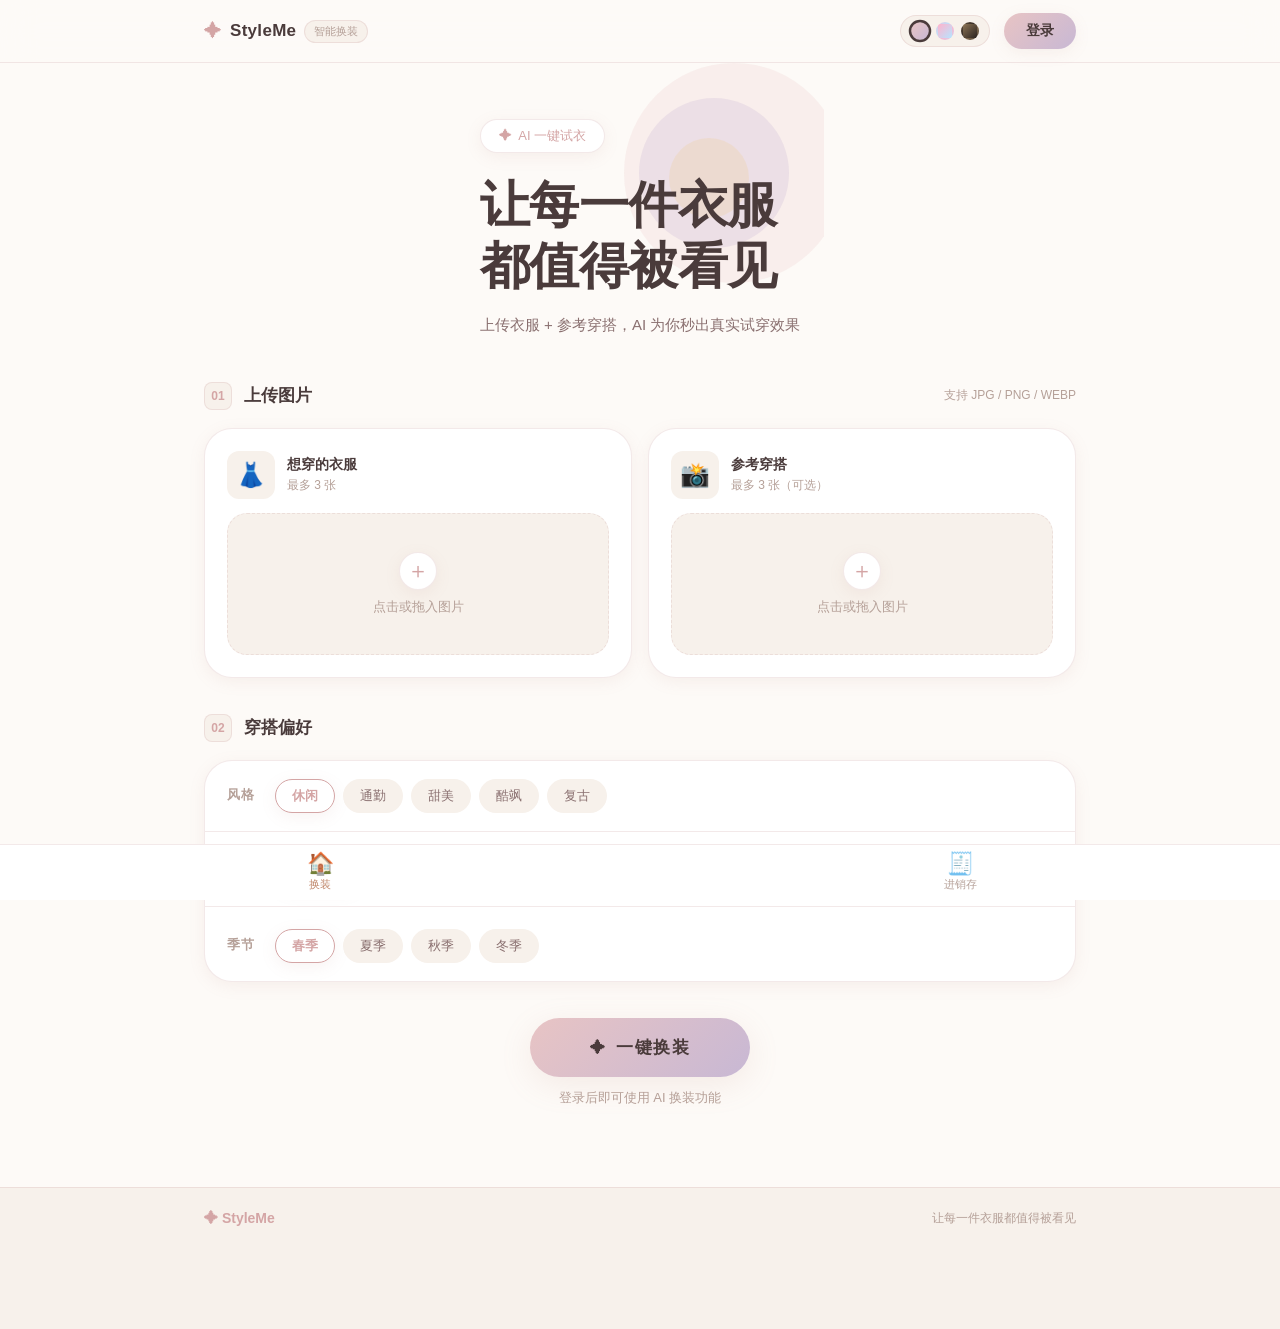
<file: src/main/resources/static/index.html>
<!DOCTYPE html>
<html lang="zh-CN" data-theme="gentle-luxury">
<head>
  <meta charset="UTF-8">
  <meta name="viewport" content="width=device-width, initial-scale=1.0, maximum-scale=1.0, user-scalable=no">
  <meta name="theme-color" content="#FDFAF7">
  <meta name="apple-mobile-web-app-capable" content="yes">
  <meta name="apple-mobile-web-app-status-bar-style" content="default">
  <title>StyleMe · 智能换装</title>
  <link rel="stylesheet" href="css/style.css">
</head>
<body>

  <!-- ── Header ─────────────────────────────── -->
  <header class="header" id="header">
    <div class="header-inner">
      <div class="logo">
        <span class="logo-mark">✦</span>
        <span class="logo-name">StyleMe</span>
        <span class="logo-tag">智能换装</span>
      </div>
      <div class="header-right">
        <!-- 主题切换 -->
        <div class="theme-bar" id="themeBar">
          <button class="tdot active" data-theme="gentle-luxury" title="温柔轻奢"></button>
          <button class="tdot" data-theme="sweet-fresh" title="甜美清新"></button>
          <button class="tdot" data-theme="premium" title="高级质感"></button>
        </div>
        <!-- 登录状态 -->
        <div class="auth-wrap">
          <div class="user-chip hidden" id="userChip">
            <span class="user-avatar" id="userAvatar">A</span>
            <span class="user-name" id="userName"></span>
            <button class="btn-logout" id="logoutBtn">退出</button>
          </div>
          <button class="btn-login" id="loginBtn">登录</button>
        </div>
      </div>
    </div>
  </header>

  <!-- ── Hero ───────────────────────────────── -->
  <section class="hero">
    <div class="hero-body">
      <div class="hero-badge">✦ &nbsp;AI 一键试衣</div>
      <h1 class="hero-title">让每一件衣服<br>都值得被看见</h1>
      <p class="hero-desc">上传衣服 + 参考穿搭，AI 为你秒出真实试穿效果</p>
    </div>
    <div class="hero-deco" aria-hidden="true">
      <div class="deco-blob deco-blob-1"></div>
      <div class="deco-blob deco-blob-2"></div>
      <div class="deco-blob deco-blob-3"></div>
    </div>
  </section>

  <!-- ── Main ───────────────────────────────── -->
  <main class="main" id="main">

    <!-- Step 01: Upload -->
    <section class="block">
      <div class="block-label">
        <span class="block-num">01</span>
        <span class="block-title">上传图片</span>
        <span class="block-tip">支持 JPG / PNG / WEBP</span>
      </div>
      <div class="upload-row">

        <!-- 衣服 -->
        <div class="ucard" id="clothesCard">
          <div class="ucard-head">
            <div class="ucard-icon">👗</div>
            <div>
              <div class="ucard-name">想穿的衣服</div>
              <div class="ucard-limit">最多 3 张</div>
            </div>
          </div>
          <div class="uzone" id="clothesZone">
            <input type="file" id="clothesInput" accept="image/*" multiple hidden>
            <div class="uzone-ph" id="clothesPh">
              <div class="uzone-plus">＋</div>
              <span>点击或拖入图片</span>
            </div>
            <div class="ugrid" id="clothesGrid"></div>
          </div>
        </div>

        <!-- 参考穿搭 -->
        <div class="ucard" id="refCard">
          <div class="ucard-head">
            <div class="ucard-icon">📸</div>
            <div>
              <div class="ucard-name">参考穿搭</div>
              <div class="ucard-limit">最多 3 张（可选）</div>
            </div>
          </div>
          <div class="uzone" id="refZone">
            <input type="file" id="refInput" accept="image/*" multiple hidden>
            <div class="uzone-ph" id="refPh">
              <div class="uzone-plus">＋</div>
              <span>点击或拖入图片</span>
            </div>
            <div class="ugrid" id="refGrid"></div>
          </div>
        </div>

      </div>
    </section>

    <!-- Step 02: Preferences -->
    <section class="block">
      <div class="block-label">
        <span class="block-num">02</span>
        <span class="block-title">穿搭偏好</span>
      </div>
      <div class="pref-stack">

        <div class="pref-row">
          <span class="pref-label">风格</span>
          <div class="pills">
            <label class="pill"><input type="radio" name="style" value="休闲" checked><span>休闲</span></label>
            <label class="pill"><input type="radio" name="style" value="通勤"><span>通勤</span></label>
            <label class="pill"><input type="radio" name="style" value="甜美"><span>甜美</span></label>
            <label class="pill"><input type="radio" name="style" value="酷飒"><span>酷飒</span></label>
            <label class="pill"><input type="radio" name="style" value="复古"><span>复古</span></label>
          </div>
        </div>

        <div class="pref-row">
          <span class="pref-label">场景</span>
          <div class="pills">
            <label class="pill"><input type="radio" name="scene" value="日常出行" checked><span>日常出行</span></label>
            <label class="pill"><input type="radio" name="scene" value="职场办公"><span>职场办公</span></label>
            <label class="pill"><input type="radio" name="scene" value="约会"><span>约会</span></label>
            <label class="pill"><input type="radio" name="scene" value="聚会"><span>聚会</span></label>
            <label class="pill"><input type="radio" name="scene" value="运动"><span>运动</span></label>
          </div>
        </div>

        <div class="pref-row">
          <span class="pref-label">季节</span>
          <div class="pills">
            <label class="pill"><input type="radio" name="season" value="春季" checked><span>春季</span></label>
            <label class="pill"><input type="radio" name="season" value="夏季"><span>夏季</span></label>
            <label class="pill"><input type="radio" name="season" value="秋季"><span>秋季</span></label>
            <label class="pill"><input type="radio" name="season" value="冬季"><span>冬季</span></label>
          </div>
        </div>

      </div>
    </section>

    <!-- Generate -->
    <section class="gen-section">
      <button class="btn-gen" id="genBtn">
        <span class="btn-gen-star">✦</span>
        <span id="genBtnText">一键换装</span>
      </button>
      <p class="gen-hint" id="genHint">请先上传衣服图片</p>
    </section>

    <!-- Loading -->
    <div class="loading-wrap hidden" id="loadingWrap">
      <div class="loading-card">
        <div class="progress-bar-wrap">
          <div class="progress-bar-track">
            <div class="progress-bar-fill" id="progressFill" style="width:0%"></div>
          </div>
          <span class="progress-pct" id="progressPct">0%</span>
        </div>
        <p class="loading-title" id="loadingStep">正在压缩图片…</p>
        <p class="loading-sub">通常需要 10 ~ 30 秒，可以先看看其他款式 ☕</p>
      </div>
    </div>

    <!-- Result -->
    <section class="result-section hidden" id="resultSection">
      <div class="block-label">
        <span class="block-num">✦</span>
        <span class="block-title">换装效果</span>
      </div>
      <div class="result-card">
        <div class="result-imgs" id="resultImgs"></div>
        <div class="result-info">
          <p class="result-desc" id="resultDesc"></p>
          <div class="result-chips" id="resultChips"></div>
          <div class="result-btns">
            <button class="btn-outline" id="regenBtn">重新生成</button>
            <button class="btn-solid" id="saveBtn">保存图片</button>
          </div>
        </div>
      </div>
      <!-- 反馈触发按钮 -->
      <button class="btn-outline fb-trigger hidden" id="fbTriggerBtn">不满意，说说原因</button>

      <!-- 反馈面板 -->
      <div class="feedback-wrap hidden" id="feedbackWrap">
        <div class="feedback-title">说说哪里不满意</div>
        <div class="fb-group">
          <div class="fb-group-label">模特问题</div>
          <div class="fb-tags">
            <label class="fb-tag"><input type="checkbox" value="model_fake"><span>模特太假</span></label>
            <label class="fb-tag"><input type="checkbox" value="pose_stiff"><span>姿势僵硬</span></label>
            <label class="fb-tag"><input type="checkbox" value="body_distorted"><span>比例失真</span></label>
            <label class="fb-tag"><input type="checkbox" value="face_blur"><span>面部模糊</span></label>
          </div>
        </div>
        <div class="fb-group">
          <div class="fb-group-label">服装问题</div>
          <div class="fb-tags">
            <label class="fb-tag"><input type="checkbox" value="cloth_unflattering"><span>不显身材</span></label>
            <label class="fb-tag"><input type="checkbox" value="color_off"><span>颜色偏差</span></label>
            <label class="fb-tag"><input type="checkbox" value="texture_blur"><span>材质模糊</span></label>
            <label class="fb-tag"><input type="checkbox" value="detail_lost"><span>细节丢失</span></label>
          </div>
        </div>
        <div class="fb-group">
          <div class="fb-group-label">场景问题</div>
          <div class="fb-tags">
            <label class="fb-tag"><input type="checkbox" value="scene_dislike"><span>场景不喜欢</span></label>
            <label class="fb-tag"><input type="checkbox" value="lighting_bad"><span>光线不自然</span></label>
            <label class="fb-tag"><input type="checkbox" value="bg_distracting"><span>背景抢眼</span></label>
          </div>
        </div>
        <div class="fb-group">
          <div class="fb-group-label">整体感觉</div>
          <div class="fb-tags">
            <label class="fb-tag"><input type="checkbox" value="style_mismatch"><span>风格不对</span></label>
            <label class="fb-tag"><input type="checkbox" value="ref_mismatch"><span>与参考差距大</span></label>
          </div>
        </div>
        <div class="fb-input-row">
          <input class="fb-input" type="text" id="fbExtraText" placeholder="补充说明（可选）">
          <button class="fb-mic" id="fbMicBtn" title="按住说话">🎤</button>
        </div>
        <button class="btn-gen" id="fbSubmitBtn" style="width:100%;margin-top:12px">
          <span class="btn-gen-star">✦</span>提交反馈 &amp; 重新生成
        </button>
      </div>
    </section>

    <!-- Error Toast -->
    <div class="toast hidden" id="toast">
      <span class="toast-icon">⚠</span>
      <span id="toastMsg"></span>
    </div>

  </main>

  <!-- ── Footer ─────────────────────────────── -->
  <footer class="footer">
    <div class="footer-inner">
      <span class="footer-brand">✦ StyleMe</span>
      <span class="footer-copy">让每一件衣服都值得被看见</span>
    </div>
  </footer>

  <!-- ── Login Modal ────────────────────────── -->
  <div class="modal-bg hidden" id="modalBg">
    <div class="modal" id="modal">
      <button class="modal-x" id="modalX" aria-label="关闭">×</button>
      <div class="modal-top">
        <div class="modal-icon">✦</div>
        <h2 class="modal-title">欢迎回来</h2>
        <p class="modal-sub">登录后体验 AI 智能换装</p>
      </div>
      <form class="modal-form" id="loginForm" autocomplete="on">
        <div class="field">
          <label class="field-label" for="fUser">用户名</label>
          <input class="field-input" type="text" id="fUser" placeholder="请输入用户名" autocomplete="username">
        </div>
        <div class="field">
          <label class="field-label" for="fPwd">密码</label>
          <input class="field-input" type="password" id="fPwd" placeholder="请输入密码" autocomplete="current-password">
        </div>
        <p class="field-error hidden" id="loginErr"></p>
        <button type="submit" class="btn-gen" style="width:100%;margin-top:4px" id="loginSubmit">
          <span id="loginSubmitText">登 录</span>
        </button>
      </form>
      <p class="modal-note">初始账号：admin / admin123</p>
    </div>
  </div>

  <!-- ── 底部导航（按功能分区收纳） ────────────────────────────── -->
  <nav class="bottom-nav" id="bottomNav">
    <a class="bnav-item active" href="index.html" data-page="home">
      <span class="bnav-icon">🏠</span>
      <span class="bnav-label">换装</span>
    </a>
    <a class="bnav-item" href="ops.html" data-page="ops">
      <span class="bnav-icon">🧾</span>
      <span class="bnav-label">进销存</span>
    </a>
    <a class="bnav-item" href="admin.html" data-page="admin" id="adminNavItem" style="display:none">
      <span class="bnav-icon">⚙️</span>
      <span class="bnav-label">系统管理</span>
    </a>
  </nav>

  <script src="js/main.js"></script>
</body>
</html>
</file>
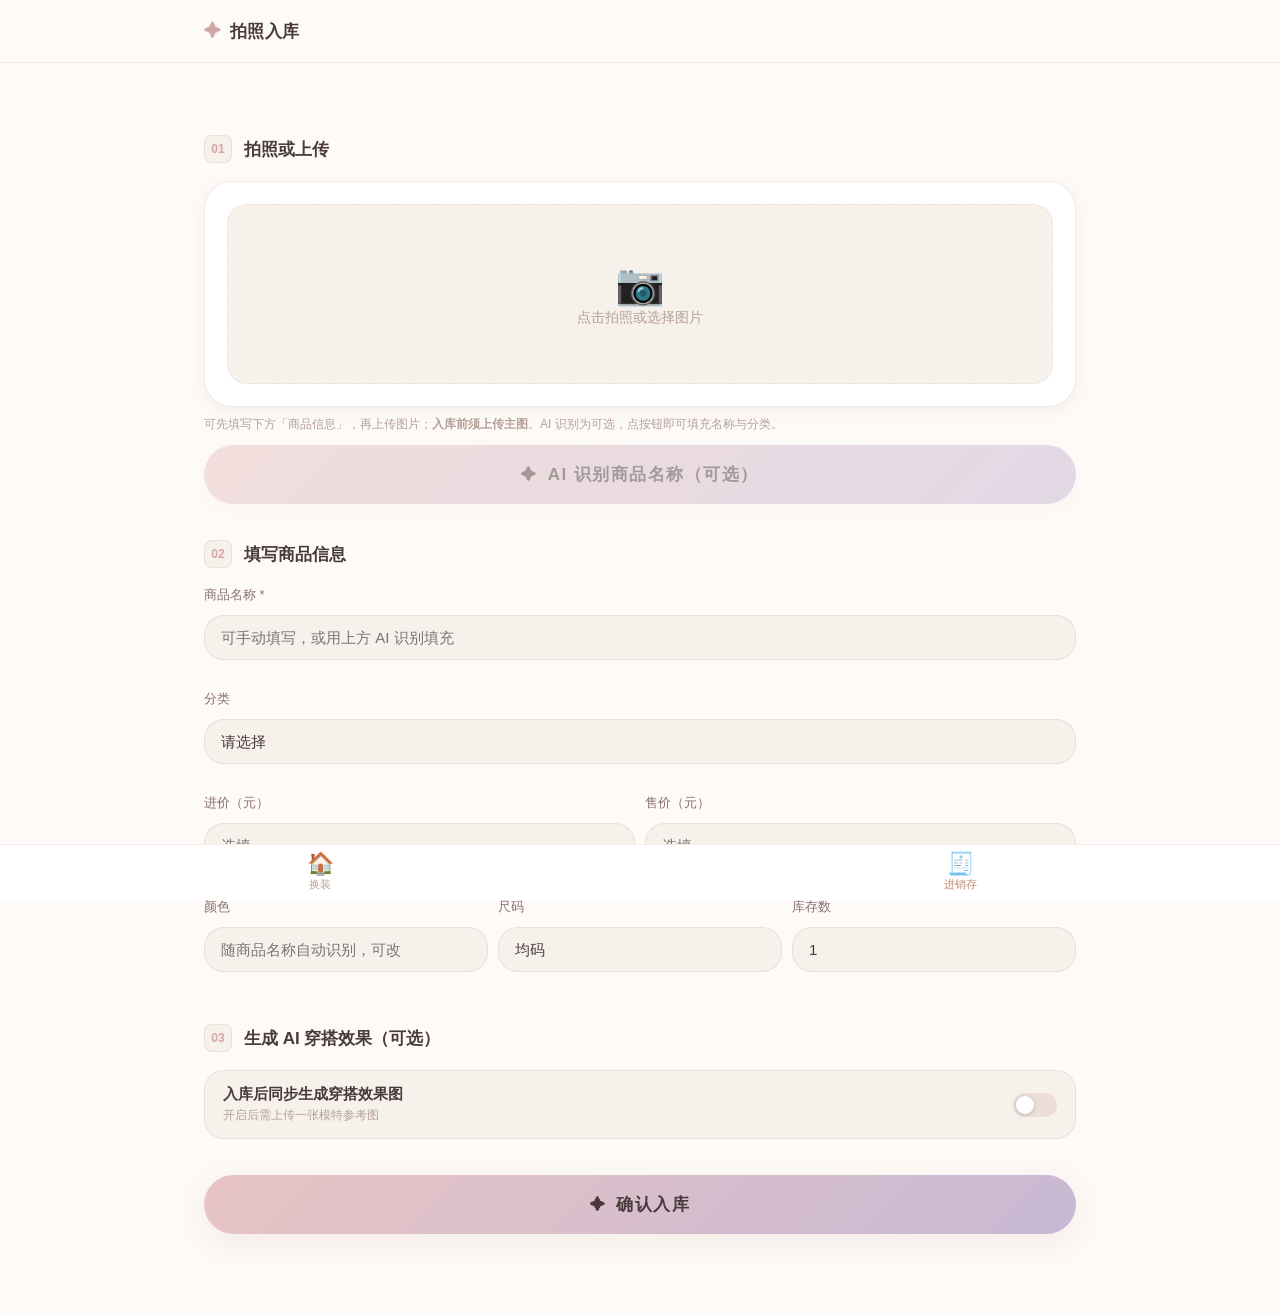
<file: src/main/resources/static/add-item.html>
<!DOCTYPE html>
<html lang="zh-CN" data-theme="gentle-luxury">
<head>
  <meta charset="UTF-8">
  <meta name="viewport" content="width=device-width, initial-scale=1.0, maximum-scale=1.0, user-scalable=no">
  <title>StyleMe · 拍照入库</title>
  <link rel="stylesheet" href="css/style.css">
  <style>
    .preview-img   { width:100%; border-radius:12px; object-fit:cover; max-height:300px; display:block; }
    .form-stack    { display:flex; flex-direction:column; gap:14px; }
    .field-row     { display:flex; gap:10px; }
    .field         { display:flex; flex-direction:column; gap:4px; flex:1; }
    .field-label   { font-size:13px; font-weight:500; color:var(--text-2,#555); }
    select.field-input   { appearance:none; }

    /* AI 穿搭 toggle 区 */
    .tryon-toggle-row {
      display: flex; align-items: center; justify-content: space-between;
      padding: 14px 18px;
      background: var(--bg-2);
      border: 1.5px solid var(--border);
      border-radius: var(--radius-m);
      cursor: pointer;
    }
    .tryon-toggle-label { display:flex; flex-direction:column; gap:3px; }
    .tryon-toggle-title { font-size:15px; font-weight:700; color:var(--text-1); }
    .tryon-toggle-sub   { font-size:12px; color:var(--text-3); }

    /* 参考图上传区 */
    .ref-zone {
      border: 2px dashed var(--border);
      border-radius: var(--radius-m);
      min-height: 120px;
      display: flex; align-items: center; justify-content: center; flex-direction: column; gap: 6px;
      cursor: pointer; transition: border-color .2s;
    }
    .ref-zone:hover { border-color: var(--c-primary); }
    .ref-zone-icon  { font-size: 32px; }
    .ref-zone-hint  { font-size: 13px; color: var(--text-3); }
    .ref-preview    { width:100%; max-height:200px; object-fit:cover; border-radius:10px; }

    /* 风格快选 */
    .style-quick    { display:flex; gap:8px; flex-wrap:wrap; margin-top:4px; }
    .style-pill     { padding:6px 14px; border-radius:100px; border:1.5px solid var(--border); font-size:13px; cursor:pointer; color:var(--text-2); transition: all .2s; }
    .style-pill.active { background:var(--grad); color:var(--btn-text); border-color:transparent; }

    /* 次数提示徽章 */
    .quota-badge {
      display: inline-flex; align-items: center; gap: 4px;
      padding: 4px 12px; border-radius: 100px;
      background: var(--bg-2); border: 1px solid var(--border);
      font-size: 12px; color: var(--text-2);
    }
    .quota-badge.warn { background:#fff8e1; border-color:#ffe082; color:#b08000; }
    .quota-badge.out  { background:#fff5f5; border-color:#ffd0d0; color:#b04040; }

    /* 通知卡片（固定底部，底部导航上方） */
    .notify-card {
      position: fixed;
      bottom: calc(68px + env(safe-area-inset-bottom));
      left: 16px; right: 16px;
      z-index: 500;
      background: var(--bg-card);
      border: 1.5px solid var(--border);
      border-radius: var(--radius-m);
      box-shadow: var(--shadow-l);
      padding: 14px 16px;
      display: flex; align-items: flex-start; gap: 12px;
      animation: slideUp .3s var(--ease);
      transition: opacity .3s;
    }
    .notify-card.hidden { display: none; }
    .notify-icon    { font-size: 28px; flex-shrink: 0; line-height: 1; }
    .notify-body    { flex: 1; min-width: 0; }
    .notify-title   { font-size: 14px; font-weight: 700; color: var(--text-1); margin-bottom: 3px; }
    .notify-sub     { font-size: 12px; color: var(--text-3); white-space: pre-wrap; }
    .notify-imgs    { display:flex; gap:6px; margin-top:8px; flex-wrap:wrap; }
    .notify-thumb   { width:58px; height:58px; object-fit:cover; border-radius:8px; border:1px solid var(--border); cursor:pointer; }
    .notify-close   { flex-shrink:0; width:24px; height:24px; border-radius:50%; background:var(--bg-2); color:var(--text-3); font-size:14px; display:flex;align-items:center;justify-content:center; cursor:pointer; margin-top:2px; }
    .notify-spin    { width:18px; height:18px; border:2px solid var(--border); border-top-color:var(--c-primary); border-radius:50%; animation:spin 0.8s linear infinite; flex-shrink:0; margin-top:5px; }
  </style>
</head>
<body>

<header class="header"><div class="header-inner">
  <div class="logo"><span class="logo-mark">✦</span><span class="logo-name">拍照入库</span></div>
  <div id="quotaDisplay"></div>
</div></header>

<main class="main" style="padding-top:72px">

  <!-- Step 01: 拍照 -->
  <section class="block">
    <div class="block-label">
      <span class="block-num">01</span><span class="block-title">拍照或上传</span>
    </div>
    <div class="ucard" style="cursor:pointer" id="photoCard">
      <div class="uzone" id="photoZone" style="min-height:180px;display:flex;align-items:center;justify-content:center;flex-direction:column;gap:8px;">
        <input type="file" id="photoInput" accept="image/*" capture="environment" hidden>
        <div id="photoPh" style="text-align:center">
          <div style="font-size:40px">📷</div>
          <span style="font-size:14px;color:var(--text-3,#999)">点击拍照或选择图片</span>
        </div>
        <img class="preview-img hidden" id="previewImg" alt="预览">
      </div>
    </div>
    <p style="font-size:12px;color:var(--text-3);margin:8px 0 0;line-height:1.5">
      可先填写下方「商品信息」，再上传图片；<strong>入库前须上传主图</strong>。AI 识别为可选，点按钮即可填充名称与分类。
    </p>
    <button class="btn-gen" id="recognizeBtn" disabled style="margin-top:12px;width:100%">
      <span class="btn-gen-star">✦</span><span id="recognizeBtnText">AI 识别商品名称（可选）</span>
    </button>
  </section>

  <!-- Step 02: 商品信息（进入页面即可填写，不必先识别） -->
  <section class="block" id="itemFormSection">
    <div class="block-label">
      <span class="block-num">02</span><span class="block-title">填写商品信息</span>
    </div>
    <div class="form-stack">
      <div class="field">
        <label class="field-label">商品名称 *</label>
        <input class="field-input" type="text" id="itemName" placeholder="可手动填写，或用上方 AI 识别填充">
      </div>
      <div class="field">
        <label class="field-label">分类</label>
        <select class="field-input" id="itemCategory">
          <option value="">请选择</option>
          <option>上装</option><option>下装</option>
          <option>外套</option><option>裙装</option><option>配饰</option>
        </select>
      </div>
      <div class="field-row">
        <div class="field">
          <label class="field-label">进价（元）</label>
          <input class="field-input" type="number" step="0.01" id="costPrice" placeholder="选填">
        </div>
        <div class="field">
          <label class="field-label">售价（元）</label>
          <input class="field-input" type="number" step="0.01" id="salePrice" placeholder="选填">
        </div>
      </div>
      <div class="field-row">
        <div class="field">
          <label class="field-label">颜色</label>
          <input class="field-input" type="text" id="skuColor" placeholder="随商品名称自动识别，可改">
        </div>
        <div class="field">
          <label class="field-label">尺码</label>
          <select class="field-input" id="skuSize">
            <option value="均码" selected>均码</option>
            <option>XS</option><option>S</option><option>M</option>
            <option>L</option><option>XL</option><option>XXL</option>
          </select>
        </div>
        <div class="field">
          <label class="field-label">库存数</label>
          <input class="field-input" type="number" id="stockQty" value="1" min="0">
        </div>
      </div>
    </div>
  </section>

  <!-- Step 03: 生成 AI 穿搭（可选） -->
  <section class="block" id="tryonSection">
    <div class="block-label">
      <span class="block-num">03</span><span class="block-title">生成 AI 穿搭效果（可选）</span>
    </div>

    <!-- Toggle -->
    <label class="tryon-toggle-row" for="tryonToggle">
      <div class="tryon-toggle-label">
        <span class="tryon-toggle-title">入库后同步生成穿搭效果图</span>
        <span class="tryon-toggle-sub" id="tryonToggleSub">开启后需上传一张模特参考图</span>
      </div>
      <label class="adm-switch" onclick="event.stopPropagation()">
        <input type="checkbox" id="tryonToggle">
        <span class="adm-switch-track"></span>
      </label>
    </label>

    <!-- 参考图上传（勾选后展开） -->
    <div class="hidden" id="tryonRefArea" style="margin-top:14px">
      <label class="field-label" style="margin-bottom:8px;display:block">
        模特参考图 <span style="color:var(--text-3);font-weight:400">（必填，可用真实模特/白底图/穿搭照）</span>
      </label>
      <div class="ref-zone" id="refZone">
        <input type="file" id="refInput" accept="image/*" hidden>
        <div id="refPh">
          <div class="ref-zone-icon">🧑</div>
          <div class="ref-zone-hint">点击上传模特参考图</div>
        </div>
        <img class="ref-preview hidden" id="refPreview" alt="参考图预览">
      </div>

      <!-- 风格快选 -->
      <label class="field-label" style="margin:12px 0 6px;display:block">穿搭风格</label>
      <div class="style-quick" id="styleQuick">
        <span class="style-pill active" data-val="休闲">休闲</span>
        <span class="style-pill" data-val="通勤">通勤</span>
        <span class="style-pill" data-val="甜美">甜美</span>
        <span class="style-pill" data-val="酷飒">酷飒</span>
        <span class="style-pill" data-val="复古">复古</span>
      </div>

      <label class="field-label" style="margin:12px 0 6px;display:block">使用场景</label>
      <div class="style-quick" id="sceneQuick">
        <span class="style-pill active" data-val="日常出行">日常出行</span>
        <span class="style-pill" data-val="职场办公">职场办公</span>
        <span class="style-pill" data-val="约会">约会</span>
        <span class="style-pill" data-val="聚会">聚会</span>
      </div>
    </div>
  </section>

  <!-- 保存按钮 -->
  <section class="block" id="saveBtnSection">
    <button class="btn-gen" id="saveBtn" style="width:100%">
      <span class="btn-gen-star">✦</span><span id="saveBtnText">确认入库</span>
    </button>
  </section>

  <!-- Toast -->
  <div class="toast hidden" id="toast"><span class="toast-icon">⚠</span><span id="toastMsg"></span></div>
</main>

<!-- 通知卡片（固定底部） -->
<div class="notify-card hidden" id="notifyCard">
  <div id="notifyIconOrSpin">
    <div class="notify-spin hidden" id="notifySpin"></div>
    <div class="notify-icon hidden" id="notifyIcon"></div>
  </div>
  <div class="notify-body">
    <div class="notify-title" id="notifyTitle"></div>
    <div class="notify-sub"   id="notifySub"></div>
    <div class="notify-imgs"  id="notifyImgs"></div>
  </div>
  <div class="notify-close" id="notifyClose">×</div>
</div>

<!-- 底部导航（按功能分区收纳） -->
<nav class="bottom-nav">
  <a class="bnav-item" href="index.html"><span class="bnav-icon">🏠</span><span class="bnav-label">换装</span></a>
  <a class="bnav-item active" href="ops.html"><span class="bnav-icon">🧾</span><span class="bnav-label">进销存</span></a>
  <a class="bnav-item" href="admin.html" id="adminNavItem" style="display:none">
    <span class="bnav-icon">⚙️</span><span class="bnav-label">系统管理</span>
  </a>
</nav>

<script>
/* ================================================================
   add-item.js 内嵌脚本
   ================================================================ */
const getToken = () => localStorage.getItem('sm_token') || '';
const getPerms = () => JSON.parse(localStorage.getItem('sm_perms') || '[]');

let toastTimer;
const showToast = (msg, dur = 3500, type = 'error') => {
  const t    = document.getElementById('toast');
  const icon = t.querySelector('.toast-icon');
  document.getElementById('toastMsg').textContent = msg;
  t.classList.toggle('toast-ok', type === 'ok');
  if (icon) icon.textContent = type === 'ok' ? '✓' : '⚠';
  t.classList.remove('hidden');
  clearTimeout(toastTimer);
  toastTimer = setTimeout(() => t.classList.add('hidden'), dur);
};

/* ── 管理导航显隐 ─────────────────────────────── */
(function() {
  const p = getPerms();
  const show = p.includes('sys:manage') || p.includes('user:shop_manage');
  const nav  = document.getElementById('adminNavItem');
  if (nav) nav.style.display = show ? '' : 'none';
})();

/* ── 从商品名称解析颜色（与后端 InventoryService 关键词一致） ── */
const COLOR_KWS = [
  '混色', '花色', '条纹', '格子',
  '黑色', '白色', '米白', '米色',
  '棕色', '咖色', '驼色', '褐色',
  '灰色', '银灰',
  '红色', '酒红', '玫红', '粉色', '紫色',
  '蓝色', '深蓝', '浅蓝', '藏蓝',
  '绿色', '墨绿', '橄榄绿',
  '黄色', '姜黄', '橙色'
];
function extractColorFromText(text) {
  if (!text) return '';
  const s = String(text).trim();
  if (!s) return '';
  for (const kw of COLOR_KWS) {
    if (s.includes(kw)) return kw;
  }
  return '';
}
function syncColorFromItemName() {
  const name = document.getElementById('itemName').value;
  const c = extractColorFromText(name);
  if (c) document.getElementById('skuColor').value = c;
}

/* ── 文件变量 ─────────────────────────────────── */
let photoFile = null;
let refFile   = null;

document.getElementById('itemName').addEventListener('input', () => syncColorFromItemName());
document.getElementById('itemName').addEventListener('blur', () => syncColorFromItemName());

/* ── Step 01：拍照 ────────────────────────────── */
document.getElementById('photoCard').addEventListener('click', () =>
  document.getElementById('photoInput').click());

document.getElementById('photoInput').addEventListener('change', e => {
  photoFile = e.target.files[0];
  if (!photoFile) return;

  // 仅预览，不做任何处理
  const reader = new FileReader();
  reader.onload = ev => {
    const img = document.getElementById('previewImg');
    img.src = ev.target.result;
    img.classList.remove('hidden');
    document.getElementById('photoPh').style.display = 'none';
  };
  reader.readAsDataURL(photoFile);

  document.getElementById('recognizeBtn').disabled = false;

  // 第 2 步起默认已展示；选好图后启用识别并滚动提示可点识别
  loadQuota();
  document.getElementById('recognizeBtn').scrollIntoView({ behavior: 'smooth', block: 'nearest' });
});

/* ── AI 识别 ──────────────────────────────────── */
document.getElementById('recognizeBtn').addEventListener('click', async () => {
  if (!photoFile) return;
  if (!getToken()) { showToast('请先登录后使用'); return; }

  const btnEl  = document.getElementById('recognizeBtn');
  const btnTxt = document.getElementById('recognizeBtnText');
  btnTxt.textContent = '压缩中…';
  btnEl.disabled     = true;

  try {
    // 识别只需 512px，大幅减少 base64 体积，加快推理速度
    const compressed = await compressImage(photoFile, 512, 0.80);

    btnTxt.textContent = '识别中…';
    const fd = new FormData();
    fd.append('image', compressed);
    const res  = await fetch('/inventory/recognize', {
      method: 'POST', headers: { 'Authorization': 'Bearer ' + getToken() }, body: fd
    });
    const data = await res.json();
    if (data.code === 200 && data.data) {
      document.getElementById('itemName').value = data.data.name || '';
      syncColorFromItemName();
      const cat = data.data.category || '';
      if (cat) {
        const sel = document.getElementById('itemCategory');
        const opt = Array.from(sel.options).find(o => o.value === cat);
        if (opt) sel.value = cat;
      }
    } else {
      showToast('AI识别失败，请手动填写');
    }
  } catch(e) {
    showToast('网络错误，请手动填写');
  }

  btnTxt.textContent = 'AI 识别商品名称';
  btnEl.disabled     = false;

  // 识别成功后已自动填充字段；后续区域在“选择图片”时已展示，无需再重复展开
});

/* ── 剩余次数显示 ─────────────────────────────── */
async function loadQuota() {
  const token = getToken();
  if (!token) return;
  try {
    const res  = await fetch('/auth/quota', { headers: { 'Authorization': 'Bearer ' + token } });
    const data = await res.json();
    if (data.code === 200) {
      const { remaining, unlimited } = data.data;
      const badge = document.getElementById('quotaDisplay');
      const sub   = document.getElementById('tryonToggleSub');
      if (unlimited) {
        badge.innerHTML = '<span class="quota-badge">✦ AI穿搭 不限次数</span>';
        sub.textContent = '开启后需上传一张模特参考图';
      } else if (remaining === 0) {
        badge.innerHTML = '<span class="quota-badge out">今日次数已用完</span>';
        document.getElementById('tryonToggle').disabled = true;
        sub.textContent = '今日免费次数（5次/天）已用完，明日恢复';
      } else {
        badge.innerHTML = `<span class="quota-badge${remaining <= 2 ? ' warn' : ''}">今日剩余 ${remaining} 次</span>`;
        sub.textContent = `开启后需上传一张模特参考图（今日还剩 ${remaining} 次）`;
      }
    }
  } catch(e) { /* 静默失败 */ }
}

/* ── AI 穿搭 Toggle ───────────────────────────── */
document.getElementById('tryonToggle').addEventListener('change', function() {
  const area = document.getElementById('tryonRefArea');
  if (this.checked) {
    area.classList.remove('hidden');
    area.scrollIntoView({ behavior: 'smooth', block: 'nearest' });
  } else {
    area.classList.add('hidden');
    refFile = null;
    document.getElementById('refPreview').classList.add('hidden');
    document.getElementById('refPh').style.display = '';
  }
});

/* ── 参考图上传 ───────────────────────────────── */
document.getElementById('refZone').addEventListener('click', () =>
  document.getElementById('refInput').click());

document.getElementById('refInput').addEventListener('change', e => {
  refFile = e.target.files[0];
  if (!refFile) return;
  const reader = new FileReader();
  reader.onload = ev => {
    const img = document.getElementById('refPreview');
    img.src = ev.target.result;
    img.classList.remove('hidden');
    document.getElementById('refPh').style.display = 'none';
  };
  reader.readAsDataURL(refFile);
});

/* ── 风格 / 场景快选 ──────────────────────────── */
function initPillGroup(groupId) {
  document.getElementById(groupId).querySelectorAll('.style-pill').forEach(pill => {
    pill.addEventListener('click', () => {
      document.getElementById(groupId).querySelectorAll('.style-pill')
        .forEach(p => p.classList.remove('active'));
      pill.classList.add('active');
    });
  });
}
initPillGroup('styleQuick');
initPillGroup('sceneQuick');

function getActivePill(groupId) {
  const el = document.querySelector(`#${groupId} .style-pill.active`);
  return el ? el.dataset.val : '';
}

/* ── 保存入库 ─────────────────────────────────── */
document.getElementById('saveBtn').addEventListener('click', async () => {
  const itemName = document.getElementById('itemName').value.trim();
  const tryonOn  = document.getElementById('tryonToggle').checked;

  if (!itemName)  { showToast('请填写商品名称'); return; }
  if (!photoFile) { showToast('请先拍照或上传图片'); return; }
  if (tryonOn && !refFile) { showToast('请上传模特参考图后再入库'); return; }

  const btnEl  = document.getElementById('saveBtn');
  const btnTxt = document.getElementById('saveBtnText');
  btnTxt.textContent = '入库中…';
  btnEl.disabled     = true;

  let saved = false;

  try {
    btnTxt.textContent = '压缩图片…';
    const compressed = await compressImage(photoFile);

    btnTxt.textContent = '入库中…';
    const fd = new FormData();
    fd.append('image', compressed);
    fd.append('itemName', itemName);
    const cat  = document.getElementById('itemCategory').value;
    const cost = document.getElementById('costPrice').value;
    const sale = document.getElementById('salePrice').value;
    const color= document.getElementById('skuColor').value;
    const size = document.getElementById('skuSize').value;
    const qty  = document.getElementById('stockQty').value;
    if (cat)  fd.append('category', cat);
    if (cost) fd.append('costPrice', cost);
    if (sale) fd.append('salePrice', sale);
    if (color)fd.append('color', color);
    if (size) fd.append('size', size);
    if (qty)  fd.append('stockQty', qty);

    const res  = await fetch('/inventory/items', {
      method: 'POST', headers: { 'Authorization': 'Bearer ' + getToken() }, body: fd
    });

    // 统一解析，兼容 ApiResult 格式和 Spring Boot 原生 500 格式
    let data;
    try { data = await res.json(); } catch(_) { data = {}; }

    const ok  = data.code === 200 || res.ok && data.code == null;
    const msg = data.msg || data.message || (res.ok ? null : `HTTP ${res.status}`);

    if (!ok) {
      showToast('入库失败：' + (msg || '请重试'), 5000);
      return;
    }

    saved = true;

    if (!tryonOn) {
      showToast('入库成功！', 1500, 'ok');
      setTimeout(() => location.href = 'inventory.html', 1200);
      return;
    }

    // 入库成功 + 需要生成 AI 穿搭 → 展示通知，异步生成
    showToast('入库成功！AI 穿搭生成中，请稍候…', 2500, 'ok');
    showNotify('generating');
    triggerTryon(photoFile, refFile,
      getActivePill('styleQuick'), getActivePill('sceneQuick'));

  } catch(e) {
    showToast('网络错误：' + (e.message || '请检查网络后重试'), 5000);
  } finally {
    // 无论任何分支（成功/失败/异常）都恢复按钮，
    // 仅在成功且无需 tryon 时（会跳转）可保持灰色
    if (!saved || tryonOn) {
      btnTxt.textContent = '确认入库';
      btnEl.disabled     = false;
    }
  }
});

/* ── 压缩图片（同 main.js 一致） ─────────────── */
function compressImage(file, maxLongEdge = 1200, quality = 0.85) {
  return new Promise(resolve => {
    const reader = new FileReader();
    reader.onload = e => {
      const img = new Image();
      img.onload = () => {
        if (Math.max(img.width, img.height) <= maxLongEdge) { resolve(file); return; }
        const scale = maxLongEdge / Math.max(img.width, img.height);
        const canvas = document.createElement('canvas');
        canvas.width  = Math.round(img.width  * scale);
        canvas.height = Math.round(img.height * scale);
        canvas.getContext('2d').drawImage(img, 0, 0, canvas.width, canvas.height);
        canvas.toBlob(blob => {
          resolve(new File([blob], (file.name || 'image').replace(/\.[^.]+$/, '.jpg'), { type: 'image/jpeg' }));
        }, 'image/jpeg', quality);
      };
      img.src = e.target.result;
    };
    reader.readAsDataURL(file);
  });
}

/* ── 异步触发穿搭（submit + 轮询） ───────────── */
async function triggerTryon(clothFile, modelFile, style, scene) {
  try {
    // 压缩
    const cloth = await compressImage(clothFile);
    const ref   = await compressImage(modelFile);

    // 提交任务
    const fd = new FormData();
    fd.append('clothesFiles',   cloth, cloth.name);
    fd.append('referenceFiles', ref,   ref.name);
    fd.append('style',  style  || '休闲');
    fd.append('scene',  scene  || '日常出行');
    fd.append('season', '春季');

    const submitRes  = await fetch('/tryon/submit', {
      method: 'POST', headers: { 'Authorization': 'Bearer ' + getToken() }, body: fd
    });
    const submitData = await submitRes.json();
    if (submitData.code !== 200) { showNotify('error', null, null, null, submitData.msg || '提交失败'); return; }

    const taskId = submitData.data?.taskId;

    // 轮询（最多 60s）
    for (let i = 0; i < 30; i++) {
      await new Promise(r => setTimeout(r, 2000));
      const res  = await fetch(`/tryon/result/${taskId}`, { headers: { 'Authorization': 'Bearer ' + getToken() } });
      const data = await res.json();
      if (data.code !== 200) continue;
      const d = data.data || {};
      if (d.status === 'done') {
        showNotify('done', d.recommendImgs || [], style, scene);
        loadQuota();
        return;
      }
      if (d.status === 'failed') { showNotify('error', null, null, null, d.message || '生成失败'); return; }
    }
    showNotify('error', null, null, null, '生成超时，请重试');
  } catch(e) {
    showNotify('error', null, null, null, '网络错误：' + e.message);
  }
  loadQuota();
}

/* ── 通知卡片 ─────────────────────────────────── */
function showNotify(state, imgs, style, scene, errMsg) {
  const card  = document.getElementById('notifyCard');
  const spin  = document.getElementById('notifySpin');
  const icon  = document.getElementById('notifyIcon');
  const title = document.getElementById('notifyTitle');
  const sub   = document.getElementById('notifySub');
  const imgEl = document.getElementById('notifyImgs');

  card.classList.remove('hidden');
  imgEl.innerHTML = '';

  if (state === 'generating') {
    spin.classList.remove('hidden');
    icon.classList.add('hidden');
    title.textContent = 'AI 穿搭生成中…';
    sub.textContent   = '通常需要 10~30 秒，完成后将在此显示效果图';
  } else if (state === 'done') {
    spin.classList.add('hidden');
    icon.classList.remove('hidden');
    icon.textContent  = '✅';
    title.textContent = `${style || ''}穿搭效果已生成！`;
    sub.textContent   = `场景：${scene || '日常出行'}  点击缩略图查看大图`;
    (imgs || []).forEach(url => {
      const img = document.createElement('img');
      img.className = 'notify-thumb';
      img.src = url;
      img.alt = 'AI穿搭效果图';
      img.addEventListener('click', () => window.open(url, '_blank'));
      imgEl.appendChild(img);
    });
  } else {
    spin.classList.add('hidden');
    icon.classList.remove('hidden');
    icon.textContent  = '⚠️';
    title.textContent = '穿搭生成失败';
    sub.textContent   = errMsg || '请稍后重试';
  }
}

document.getElementById('notifyClose').addEventListener('click', () => {
  document.getElementById('notifyCard').classList.add('hidden');
});

/* 进入页面即可填第 2 步：提前拉取配额展示 */
if (getToken()) loadQuota();
</script>
</body>
</html>
</file>
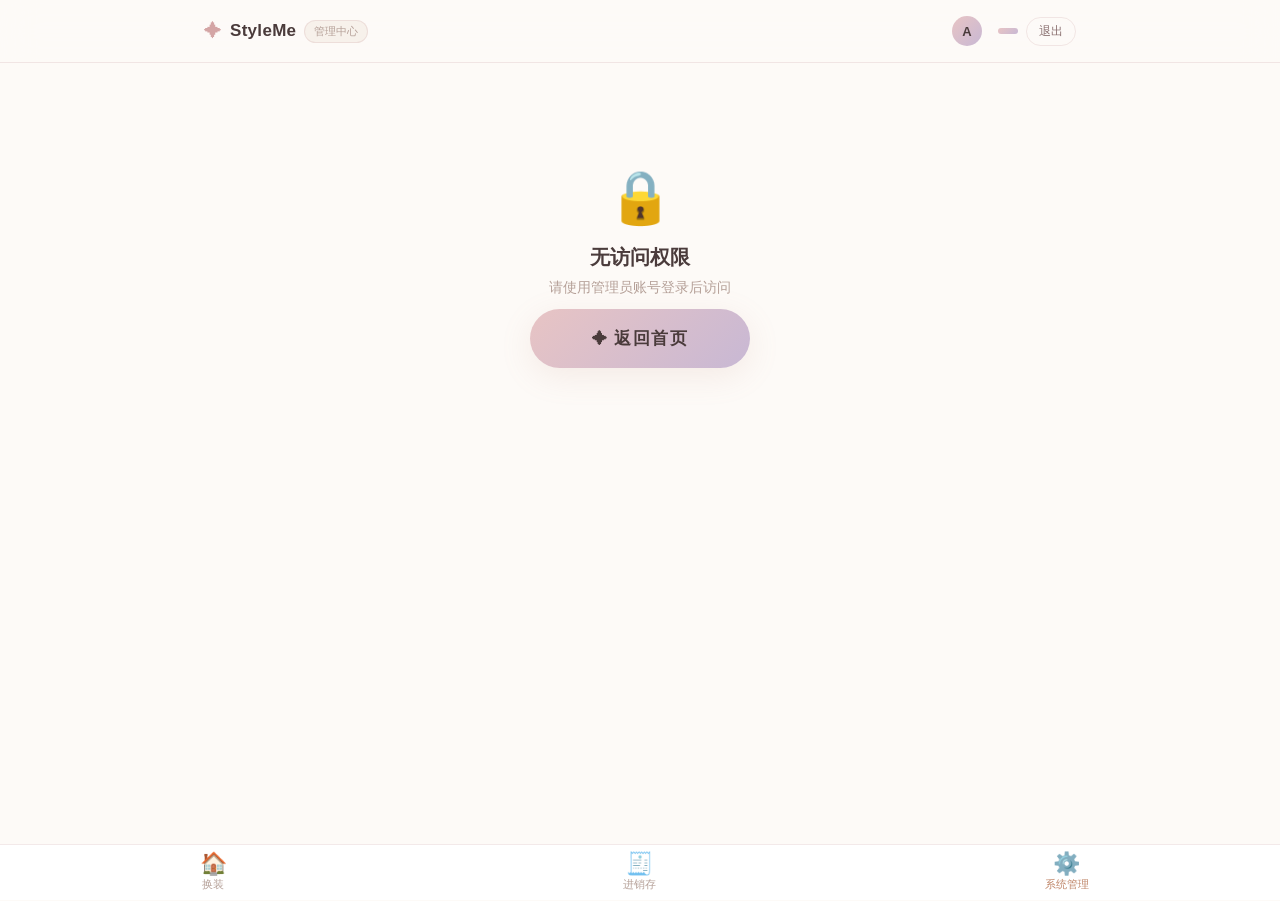
<file: src/main/resources/static/admin.html>
<!DOCTYPE html>
<html lang="zh-CN" data-theme="gentle-luxury">
<head>
  <meta charset="UTF-8">
  <meta name="viewport" content="width=device-width, initial-scale=1.0, maximum-scale=1.0, user-scalable=no">
  <meta name="theme-color" content="#FDFAF7">
  <title>StyleMe · 管理中心</title>
  <link rel="stylesheet" href="css/style.css">
</head>
<body>

  <!-- ── Header ─────────────────────────────── -->
  <header class="header">
    <div class="header-inner">
      <div class="logo">
        <span class="logo-mark">✦</span>
        <span class="logo-name">StyleMe</span>
        <span class="logo-tag">管理中心</span>
      </div>
      <div class="header-right">
        <div class="auth-wrap">
          <div class="user-chip" id="userChip">
            <span class="user-avatar" id="userAvatar">A</span>
            <span class="user-name" id="userName"></span>
            <span class="role-badge" id="roleBadge"></span>
            <button class="btn-logout" id="logoutBtn">退出</button>
          </div>
        </div>
      </div>
    </div>
  </header>

  <!-- ── Main ───────────────────────────────── -->
  <main class="admin-main">

    <!-- 权限不足提示（未登录 / 无管理权限） -->
    <div class="admin-no-perm hidden" id="noPermBlock">
      <div class="no-perm-icon">🔒</div>
      <p class="no-perm-title">无访问权限</p>
      <p class="no-perm-sub">请使用管理员账号登录后访问</p>
      <a href="index.html" class="btn-gen" style="text-decoration:none;display:inline-flex;align-items:center;gap:6px;margin-top:12px">
        <span class="btn-gen-star">✦</span>返回首页
      </a>
    </div>

    <!-- ── Tab 栏 ─────────────────────────────── -->
    <div class="admin-tabs hidden" id="adminTabs">
      <!-- 超管专属 -->
      <button class="adm-tab super-only hidden" id="tabShops"   data-tab="shops">🏪 店铺管理</button>
      <button class="adm-tab super-only hidden" id="tabUsage"   data-tab="usage">📊 用量统计</button>
      <!-- 店管 / 超管均可见 -->
      <button class="adm-tab" id="tabUsers" data-tab="users">👥 子账号</button>
    </div>

    <!-- ── 面板：店铺管理（超管） ──────────────── -->
    <section class="adm-panel hidden super-only" id="panelShops">

      <!-- 开通店铺管理员 -->
      <div class="adm-card">
        <div class="adm-card-head">
          <span class="adm-card-title">开通店铺管理员</span>
          <button class="btn-mini" id="toggleCreateShopAdmin">＋ 新增</button>
        </div>
        <form class="adm-form hidden" id="formCreateShopAdmin">
          <div class="adm-fields">
            <div class="field">
              <label class="field-label">登录账号 *</label>
              <input class="field-input" type="text" id="saUsername" placeholder="账号（英文/数字）">
            </div>
            <div class="field">
              <label class="field-label">初始密码 *</label>
              <input class="field-input" type="password" id="saPassword" placeholder="至少6位">
            </div>
            <div class="field">
              <label class="field-label">店铺名称</label>
              <input class="field-input" type="text" id="saShopName" placeholder="留空则自动命名">
            </div>
            <div class="field">
              <label class="field-label">每日生图上限</label>
              <input class="field-input" type="number" id="saDailyQuota" value="-1" placeholder="-1 不限制">
            </div>
            <div class="field adm-check-field">
              <label class="field-label">可查看进价</label>
              <label class="adm-switch">
                <input type="checkbox" id="saCanSeeCost" checked>
                <span class="adm-switch-track"></span>
              </label>
            </div>
          </div>
          <p class="adm-form-err hidden" id="errCreateShopAdmin"></p>
          <button type="submit" class="btn-gen adm-submit">
            <span class="btn-gen-star">✦</span><span id="saSubmitText">确认开通</span>
          </button>
        </form>
      </div>

      <!-- 店铺列表 -->
      <div class="adm-card">
        <div class="adm-card-head">
          <span class="adm-card-title">所有店铺</span>
          <button class="btn-mini" id="refreshShops">刷新</button>
        </div>
        <div class="adm-table-wrap">
          <table class="adm-table" id="shopTable">
            <thead>
              <tr><th>店铺编号</th><th>店铺名称</th><th>状态</th></tr>
            </thead>
            <tbody id="shopTbody">
              <tr><td colspan="3" class="adm-empty">加载中…</td></tr>
            </tbody>
          </table>
        </div>
      </div>
    </section>

    <!-- ── 面板：用量统计（超管） ──────────────── -->
    <section class="adm-panel hidden super-only" id="panelUsage">
      <div class="adm-card">
        <div class="adm-card-head">
          <span class="adm-card-title">店铺用量汇总</span>
          <button class="btn-mini" id="refreshUsage">刷新</button>
        </div>
        <div class="adm-table-wrap">
          <table class="adm-table" id="usageShopTable">
            <thead>
              <tr><th>年月</th><th>店铺名称</th><th>本月Token</th><th>操作</th></tr>
            </thead>
            <tbody id="usageShopTbody">
              <tr><td colspan="4" class="adm-empty">加载中…</td></tr>
            </tbody>
          </table>
        </div>
      </div>
      <!-- 二级：按用户展开 -->
      <div class="adm-card hidden" id="usageUserCard">
        <div class="adm-card-head">
          <span class="adm-card-title" id="usageUserTitle">用户明细</span>
          <button class="btn-mini" id="closeUsageUser">收起</button>
        </div>
        <div class="adm-table-wrap">
          <table class="adm-table">
            <thead>
              <tr><th>年月</th><th>用户ID</th><th>用户名</th><th>本月Token</th></tr>
            </thead>
            <tbody id="usageUserTbody"></tbody>
          </table>
        </div>
      </div>
    </section>

    <!-- ── 面板：子账号管理（店管 / 超管） ──────── -->
    <section class="adm-panel hidden" id="panelUsers">

      <!-- 新增子账号 -->
      <div class="adm-card">
        <div class="adm-card-head">
          <span class="adm-card-title">新增子账号</span>
          <button class="btn-mini" id="toggleCreateUser">＋ 新增</button>
        </div>
        <form class="adm-form hidden" id="formCreateUser">
          <div class="adm-fields">
            <div class="field">
              <label class="field-label">登录账号 *</label>
              <input class="field-input" type="text" id="cuUsername" placeholder="账号（英文/数字）">
            </div>
            <div class="field">
              <label class="field-label">初始密码 *</label>
              <input class="field-input" type="password" id="cuPassword" placeholder="至少6位">
            </div>
            <div class="field">
              <label class="field-label">每日生图上限</label>
              <input class="field-input" type="number" id="cuDailyQuota" value="-1" placeholder="-1 不限制">
            </div>
            <div class="field adm-check-field">
              <label class="field-label">可查看进价</label>
              <label class="adm-switch">
                <input type="checkbox" id="cuCanSeeCost">
                <span class="adm-switch-track"></span>
              </label>
            </div>
            <div class="field adm-check-field">
              <label class="field-label">可使用 AI 生图</label>
              <label class="adm-switch">
                <input type="checkbox" id="cuCanUseAi" checked>
                <span class="adm-switch-track"></span>
              </label>
            </div>
          </div>
          <p class="adm-form-err hidden" id="errCreateUser"></p>
          <button type="submit" class="btn-gen adm-submit">
            <span class="btn-gen-star">✦</span><span id="cuSubmitText">确认新增</span>
          </button>
        </form>
      </div>

      <!-- 子账号列表 -->
      <div class="adm-card">
        <div class="adm-card-head">
          <span class="adm-card-title">本店子账号</span>
          <button class="btn-mini" id="refreshUsers">刷新</button>
        </div>
        <div class="adm-table-wrap">
          <table class="adm-table" id="userTable">
            <thead>
              <tr><th>账号</th><th>每日上限</th><th>可看进价</th><th>AI生图</th><th>操作</th></tr>
            </thead>
            <tbody id="userTbody">
              <tr><td colspan="5" class="adm-empty">加载中…</td></tr>
            </tbody>
          </table>
        </div>
      </div>
    </section>

    <!-- Toast -->
    <div class="toast hidden" id="toast">
      <span class="toast-icon">⚠</span>
      <span id="toastMsg"></span>
    </div>

    <!-- 编辑用户弹层 -->
    <div class="modal-bg hidden" id="editUserModal">
      <div class="modal" style="max-width:360px">
        <button class="modal-x" id="editModalX">×</button>
        <div class="modal-top">
          <div class="modal-icon">👤</div>
          <h2 class="modal-title" id="editModalTitle">编辑子账号</h2>
        </div>
        <form id="editUserForm">
          <div class="field">
            <label class="field-label">每日生图上限（-1 不限）</label>
            <input class="field-input" type="number" id="editQuota">
          </div>
          <div class="field adm-check-field">
            <label class="field-label">可查看进价</label>
            <label class="adm-switch">
              <input type="checkbox" id="editCanSeeCost">
              <span class="adm-switch-track"></span>
            </label>
          </div>
          <div class="field adm-check-field">
            <label class="field-label">可使用 AI 生图</label>
            <label class="adm-switch">
              <input type="checkbox" id="editCanUseAi">
              <span class="adm-switch-track"></span>
            </label>
          </div>
          <p class="adm-form-err hidden" id="errEditUser"></p>
          <button type="submit" class="btn-gen" style="width:100%;margin-top:8px">
            <span class="btn-gen-star">✦</span><span id="editSubmitText">保存修改</span>
          </button>
        </form>
      </div>
    </div>

  </main>

  <!-- ── 底部导航（按功能分区收纳） ────────────────────────────── -->
  <nav class="bottom-nav" id="bottomNav">
    <a class="bnav-item" href="index.html" data-page="home">
      <span class="bnav-icon">🏠</span>
      <span class="bnav-label">换装</span>
    </a>
    <a class="bnav-item" href="ops.html" data-page="ops">
      <span class="bnav-icon">🧾</span>
      <span class="bnav-label">进销存</span>
    </a>
    <a class="bnav-item active" href="admin.html" data-page="admin">
      <span class="bnav-icon">⚙️</span>
      <span class="bnav-label">系统管理</span>
    </a>
  </nav>

<script>
/* ================================================================
   admin.js — 内嵌脚本，管理中心逻辑
   ================================================================ */

const token       = localStorage.getItem('sm_token')    || '';
const username    = localStorage.getItem('sm_username') || '';
const permissions = JSON.parse(localStorage.getItem('sm_perms') || '[]');

const isSuperAdmin = permissions.includes('sys:manage');
const isShopAdmin  = permissions.includes('user:shop_manage');
const canManage    = isSuperAdmin || isShopAdmin;

/* ── 初始化 ───────────────────────────────────── */
document.addEventListener('DOMContentLoaded', () => {
  if (!token || !canManage) {
    document.getElementById('noPermBlock').classList.remove('hidden');
    return;
  }

  // 渲染用户信息
  document.getElementById('userName').textContent   = username;
  document.getElementById('userAvatar').textContent = username.charAt(0).toUpperCase();
  document.getElementById('roleBadge').textContent  = isSuperAdmin ? '超级管理员' : '店铺管理员';

  document.getElementById('logoutBtn').addEventListener('click', doLogout);

  // 显示 Tab 栏
  const tabsEl = document.getElementById('adminTabs');
  tabsEl.classList.remove('hidden');

  if (isSuperAdmin) {
    document.querySelectorAll('.super-only').forEach(el => el.classList.remove('hidden'));
  }

  // Tab 切换事件
  document.querySelectorAll('.adm-tab').forEach(btn => {
    btn.addEventListener('click', () => switchTab(btn.dataset.tab));
  });

  // 默认激活的 Tab
  switchTab(isSuperAdmin ? 'shops' : 'users');

  // 初始化各面板
  initShopsPanel();
  initUsagePanel();
  initUsersPanel();
});

function switchTab(name) {
  document.querySelectorAll('.adm-tab').forEach(b => b.classList.toggle('active', b.dataset.tab === name));
  document.querySelectorAll('.adm-panel').forEach(p => p.classList.add('hidden'));
  const panel = document.getElementById('panel' + name.charAt(0).toUpperCase() + name.slice(1));
  if (panel) panel.classList.remove('hidden');

  // 懒加载数据
  if (name === 'shops')  loadShops();
  if (name === 'usage')  loadUsageByShop();
  if (name === 'users')  loadUsers();
}

/* ── 通用请求 ─────────────────────────────────── */
async function api(method, url, params) {
  const opts = {
    method,
    headers: { 'Authorization': 'Bearer ' + token },
  };
  let fullUrl = url;
  if (method === 'GET' && params) {
    fullUrl += '?' + new URLSearchParams(params).toString();
  } else if (params) {
    opts.headers['Content-Type'] = 'application/x-www-form-urlencoded';
    opts.body = new URLSearchParams(params).toString();
  }
  const res  = await fetch(fullUrl, opts);
  if (res.status === 401) { doLogout(); return null; }
  const data = await res.json();
  if (data.code !== 200) throw new Error(data.msg || '请求失败');
  return data.data;
}

/* ── 登出 ─────────────────────────────────────── */
function doLogout() {
  localStorage.removeItem('sm_token');
  localStorage.removeItem('sm_username');
  localStorage.removeItem('sm_perms');
  location.href = 'index.html';
}

/* ── Toast ────────────────────────────────────── */
let toastTimer;
function showToast(msg, type) {
  const el = document.getElementById('toast');
  document.getElementById('toastMsg').textContent = msg;
  el.style.background = type === 'ok' ? 'var(--c-deep)' : '';
  el.classList.remove('hidden');
  clearTimeout(toastTimer);
  toastTimer = setTimeout(() => el.classList.add('hidden'), 4000);
}

/* ================================================================
   店铺管理面板（超管）
   ================================================================ */
function initShopsPanel() {
  if (!isSuperAdmin) return;

  // 折叠/展开新增表单
  document.getElementById('toggleCreateShopAdmin').addEventListener('click', () => {
    document.getElementById('formCreateShopAdmin').classList.toggle('hidden');
  });
  document.getElementById('refreshShops').addEventListener('click', loadShops);

  // 提交表单
  document.getElementById('formCreateShopAdmin').addEventListener('submit', async e => {
    e.preventDefault();
    const username = document.getElementById('saUsername').value.trim();
    const password = document.getElementById('saPassword').value;
    const shopName = document.getElementById('saShopName').value.trim();
    const quota    = document.getElementById('saDailyQuota').value;
    const cost     = document.getElementById('saCanSeeCost').checked ? 1 : 0;
    const errEl    = document.getElementById('errCreateShopAdmin');
    const btnText  = document.getElementById('saSubmitText');

    if (!username || !password) {
      showFormErr(errEl, '请填写账号和密码');
      return;
    }

    btnText.textContent = '开通中…';
    errEl.classList.add('hidden');
    try {
      const shop = await api('POST', '/admin/shop-admins', {
        username, password,
        shopName: shopName || undefined,
        dailyQuota: quota,
        canSeeCost: cost,
      });
      showToast(`开通成功！店铺编号：${shop.shopNo}`, 'ok');
      document.getElementById('formCreateShopAdmin').reset();
      document.getElementById('formCreateShopAdmin').classList.add('hidden');
      loadShops();
    } catch (err) {
      showFormErr(errEl, err.message);
    } finally {
      btnText.textContent = '确认开通';
    }
  });
}

async function loadShops() {
  if (!isSuperAdmin) return;
  const tbody = document.getElementById('shopTbody');
  tbody.innerHTML = '<tr><td colspan="3" class="adm-empty">加载中…</td></tr>';
  try {
    const shops = await api('GET', '/admin/shops');
    if (!shops || shops.length === 0) {
      tbody.innerHTML = '<tr><td colspan="3" class="adm-empty">暂无店铺</td></tr>';
      return;
    }
    tbody.innerHTML = shops.map(s => `
      <tr>
        <td><span class="adm-code">${s.shopNo || '-'}</span></td>
        <td>${s.shopName}</td>
        <td><span class="adm-badge ${s.status === 1 ? 'badge-ok' : 'badge-off'}">${s.status === 1 ? '正常' : '禁用'}</span></td>
      </tr>
    `).join('');
  } catch (e) {
    tbody.innerHTML = `<tr><td colspan="3" class="adm-empty">${e.message}</td></tr>`;
  }
}

/* ================================================================
   用量统计面板（超管）
   ================================================================ */
function initUsagePanel() {
  if (!isSuperAdmin) return;
  document.getElementById('refreshUsage').addEventListener('click', loadUsageByShop);
  document.getElementById('closeUsageUser').addEventListener('click', () => {
    document.getElementById('usageUserCard').classList.add('hidden');
  });
}

async function loadUsageByShop() {
  if (!isSuperAdmin) return;
  const tbody = document.getElementById('usageShopTbody');
  tbody.innerHTML = '<tr><td colspan="4" class="adm-empty">加载中…</td></tr>';
  try {
    const list = await api('GET', '/admin/usage/monthly/shops');
    if (!list || list.length === 0) {
      tbody.innerHTML = '<tr><td colspan="4" class="adm-empty">暂无数据</td></tr>';
      return;
    }
    tbody.innerHTML = list.map(r => {
      const shopId = r.shopId ?? r.shop_id;
      const shopName = (r.shopName ?? r.shop_name ?? '').trim();
      const ym = r.yearMonth ?? r.year_month ?? '';
      const label = shopName || (shopId != null && shopId !== '' ? '店铺#' + shopId : '-');
      return `
      <tr>
        <td>${ym || '-'}</td>
        <td>${label}</td>
        <td>${r.monthTokenUsed ?? r.month_token_used ?? 0}</td>
        <td><button class="btn-mini" onclick='loadUsageByUser(${JSON.stringify(shopId)}, ${JSON.stringify(ym)}, ${JSON.stringify(label)})'>查看用户</button></td>
      </tr>`;
    }).join('');
  } catch (e) {
    tbody.innerHTML = `<tr><td colspan="4" class="adm-empty">${e.message}</td></tr>`;
  }
}

async function loadUsageByUser(shopId, yearMonth, shopLabel) {
  const card  = document.getElementById('usageUserCard');
  const tbody = document.getElementById('usageUserTbody');
  const titleShop = shopLabel || (shopId != null && shopId !== '' ? '店铺#' + shopId : '店铺');
  document.getElementById('usageUserTitle').textContent = `${titleShop} · ${yearMonth} 用户明细`;
  tbody.innerHTML = '<tr><td colspan="4" class="adm-empty">加载中…</td></tr>';
  card.classList.remove('hidden');
  try {
    if (shopId == null || shopId === '' || shopId === 'undefined') {
      // 弹窗提示（二选一，推荐 Dialog 更醒目）
      // 方式1：轻提示（Toast）
      Toast.fail('请选择有效的店铺，无法加载数据！');
    }
    const list = await api('GET', `/admin/usage/monthly/shops/${shopId}/users`);
    if (!list || list.length === 0) {
      tbody.innerHTML = '<tr><td colspan="4" class="adm-empty">暂无数据</td></tr>';
      return;
    }
    const filtered = list.filter(r => (r.yearMonth ?? '') === (yearMonth ?? ''));
    const rows = filtered.length > 0 ? filtered : list;
    tbody.innerHTML = list.map(r => `
      <tr>
        <td>${r.yearMonth ?? '-'}</td>
        <td>${r.user_id ?? r.userId ?? '-'}</td>
        <td>${r.username ?? '-'}</td>
        <td>${r.monthTokenUsed ?? r.month_token_used ?? 0}</td>
      </tr>
    `).join('');
  } catch (e) {
    tbody.innerHTML = `<tr><td colspan="4" class="adm-empty">${e.message}</td></tr>`;
  }
}

/* ================================================================
   子账号管理面板（店管 / 超管）
   ================================================================ */
function initUsersPanel() {
  document.getElementById('toggleCreateUser').addEventListener('click', () => {
    document.getElementById('formCreateUser').classList.toggle('hidden');
  });
  document.getElementById('refreshUsers').addEventListener('click', loadUsers);

  document.getElementById('formCreateUser').addEventListener('submit', async e => {
    e.preventDefault();
    const uname  = document.getElementById('cuUsername').value.trim();
    const pwd    = document.getElementById('cuPassword').value;
    const quota    = document.getElementById('cuDailyQuota').value;
    const cost     = document.getElementById('cuCanSeeCost').checked ? 1 : 0;
    const canUseAi = document.getElementById('cuCanUseAi').checked   ? 1 : 0;
    const errEl  = document.getElementById('errCreateUser');
    const btnText= document.getElementById('cuSubmitText');

    if (!uname || !pwd) { showFormErr(errEl, '请填写账号和密码'); return; }

    btnText.textContent = '新增中…';
    errEl.classList.add('hidden');
    try {
      await api('POST', '/admin/shop/users', { username: uname, password: pwd, dailyQuota: quota, canSeeCost: cost, canUseAi });
      showToast('子账号新增成功', 'ok');
      document.getElementById('formCreateUser').reset();
      document.getElementById('formCreateUser').classList.add('hidden');
      loadUsers();
    } catch (err) {
      showFormErr(errEl, err.message);
    } finally {
      btnText.textContent = '确认新增';
    }
  });

  // 编辑弹层
  document.getElementById('editModalX').addEventListener('click', closeEditModal);
  document.getElementById('editUserModal').addEventListener('click', e => {
    if (e.target === e.currentTarget) closeEditModal();
  });
  document.getElementById('editUserForm').addEventListener('submit', submitEditUser);
}

async function loadUsers() {
  const tbody = document.getElementById('userTbody');
  tbody.innerHTML = '<tr><td colspan="5" class="adm-empty">加载中…</td></tr>';
  try {
    const users = await api('GET', '/admin/shop/users');
    if (!users || users.length === 0) {
      tbody.innerHTML = '<tr><td colspan="5" class="adm-empty">暂无子账号</td></tr>';
      return;
    }
    tbody.innerHTML = users.map(u => `
      <tr>
        <td>${u.username}</td>
        <td>${u.dailyQuota === -1 ? '不限' : u.dailyQuota}</td>
        <td><span class="adm-badge ${u.canSeeCost ? 'badge-ok' : 'badge-off'}">${u.canSeeCost ? '是' : '否'}</span></td>
        <td><span class="adm-badge ${u.canUseAi !== 0 ? 'badge-ok' : 'badge-off'}">${u.canUseAi !== 0 ? '是' : '否'}</span></td>
        <td><button class="btn-mini" onclick="openEditModal(${u.id},'${u.username}',${u.dailyQuota},${u.canSeeCost},${u.canUseAi})">编辑</button></td>
      </tr>
    `).join('');
  } catch (e) {
    tbody.innerHTML = `<tr><td colspan="4" class="adm-empty">${e.message}</td></tr>`;
  }
}

let _editUserId = null;
function openEditModal(id, name, quota, canSeeCost, canUseAi) {
  _editUserId = id;
  document.getElementById('editModalTitle').textContent = `编辑 · ${name}`;
  document.getElementById('editQuota').value        = quota;
  document.getElementById('editCanSeeCost').checked = !!canSeeCost;
  document.getElementById('editCanUseAi').checked   = canUseAi !== 0;
  document.getElementById('errEditUser').classList.add('hidden');
  document.getElementById('editUserModal').classList.remove('hidden');
}
function closeEditModal() {
  document.getElementById('editUserModal').classList.add('hidden');
  _editUserId = null;
}
async function submitEditUser(e) {
  e.preventDefault();
  if (!_editUserId) return;
  const quota    = document.getElementById('editQuota').value;
  const cost     = document.getElementById('editCanSeeCost').checked ? 1 : 0;
  const canUseAi = document.getElementById('editCanUseAi').checked   ? 1 : 0;
  const errEl  = document.getElementById('errEditUser');
  const btnText= document.getElementById('editSubmitText');
  btnText.textContent = '保存中…';
  errEl.classList.add('hidden');
  try {
    await api('PUT', `/admin/shop/users/${_editUserId}`, { dailyQuota: quota, canSeeCost: cost, canUseAi });
    showToast('修改成功', 'ok');
    closeEditModal();
    loadUsers();
  } catch (err) {
    showFormErr(errEl, err.message);
  } finally {
    btnText.textContent = '保存修改';
  }
}

/* ── 工具 ─────────────────────────────────────── */
function showFormErr(el, msg) {
  el.textContent = msg;
  el.classList.remove('hidden');
}
</script>
</body>
</html>
</file>
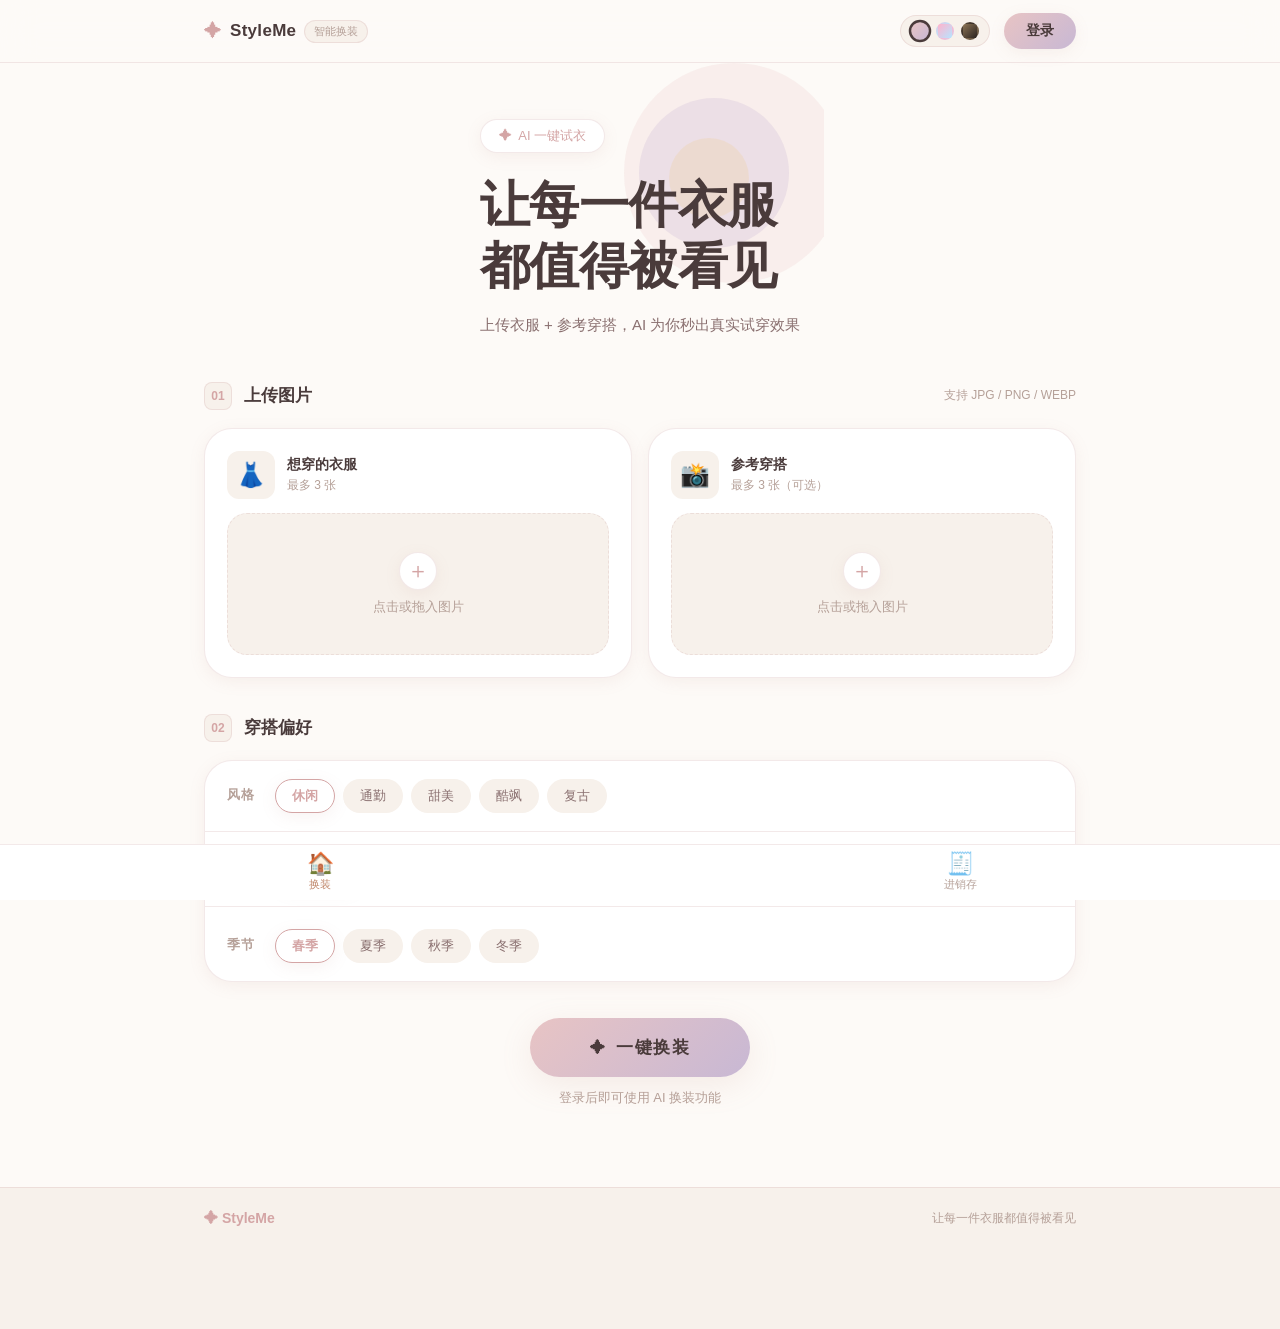
<file: src/main/resources/static/inventory.html>
<!DOCTYPE html>
<html lang="zh-CN" data-theme="gentle-luxury">
<head>
  <meta charset="UTF-8">
  <meta name="viewport" content="width=device-width, initial-scale=1.0, maximum-scale=1.0, user-scalable=no">
  <title>StyleMe · 服装库</title>
  <link rel="stylesheet" href="css/style.css">
  <style>
    .cat-tabs { display:flex; gap:8px; overflow-x:auto; padding:0 16px 8px; scrollbar-width:none; }
    .cat-tabs::-webkit-scrollbar { display:none; }
    .cat-tab { padding:6px 16px; border-radius:20px; border:1px solid var(--border,#eee); font-size:13px; cursor:pointer; white-space:nowrap; background:var(--bg-page,#fdfaf7); color:var(--text-2,#555); }
    .cat-tab.active { background:var(--accent,#c0876a); color:#fff; border-color:var(--accent,#c0876a); }

    .inv-search { padding:0 16px 10px; }
    .inv-search input {
      width:100%; box-sizing:border-box; padding:10px 14px; border-radius:var(--radius-m,12px);
      border:1.5px solid var(--border); font-size:14px; background:var(--bg-card); color:var(--text-1);
    }
    .inv-search input:focus { outline:none; border-color:var(--c-primary,#c0876a); }

    .inv-toolbar {
      display:flex; flex-wrap:wrap; gap:8px; align-items:center; padding:0 16px 12px;
    }
    .inv-toolbar .tb-btn {
      padding:8px 14px; border-radius:var(--radius-s,8px); border:1px solid var(--border);
      background:var(--bg-card); font-size:12px; font-weight:600; color:var(--text-1); cursor:pointer;
    }
    .inv-toolbar .tb-btn.primary { background:var(--grad); color:#fff; border-color:transparent; }
    .inv-toolbar .tb-btn.danger { border-color:#e8b4b4; color:#b04040; }

    .table-wrap { padding:0 16px 100px; overflow-x:auto; -webkit-overflow-scrolling:touch; }
    .inv-table { width:100%; min-width:320px; border-collapse:collapse; font-size:13px; background:var(--bg-card); border-radius:12px; overflow:hidden; border:1px solid var(--border); }
    .inv-table th, .inv-table td { padding:10px 8px; text-align:left; border-bottom:1px solid var(--border,#f0ebe4); vertical-align:middle; }
    .inv-table th { background:var(--bg-2); color:var(--text-3); font-weight:600; font-size:11px; white-space:nowrap; }
    .inv-table tr:last-child td { border-bottom:none; }
    .inv-table .col-chk { width:40px; text-align:center; }
    .inv-table .col-thumb { width:56px; }
    .inv-thumb { width:48px; height:56px; border-radius:8px; object-fit:cover; background:#f5f5f5; display:block; }
    .inv-thumb-ph { width:48px; height:56px; border-radius:8px; background:#f5f5f5; display:flex; align-items:center; justify-content:center; font-size:22px; }
    .inv-name { font-weight:600; color:var(--text-1); max-width:140px; overflow:hidden; text-overflow:ellipsis; white-space:nowrap; }
    .inv-price { color:var(--accent,#c0876a); font-weight:700; white-space:nowrap; }
    .inv-stock { color:var(--text-3); font-size:12px; white-space:nowrap; }
    .inv-actions a, .inv-actions span { font-size:12px; color:var(--accent); cursor:pointer; margin-right:8px; text-decoration:none; }
    .inv-actions .del { color:#b04040; }

    .empty-tip { text-align:center; padding:50px 16px; color:var(--text-3); font-size:14px; }
    .loading-tip { text-align:center; padding:40px 0; color:var(--text-3); font-size:14px; }

    .toast.hidden { display:none; }
  </style>
</head>
<body>
<header class="header"><div class="header-inner">
  <div class="logo"><span class="logo-mark">✦</span><span class="logo-name">服装库</span></div>
  <div class="header-right">
    <div class="auth-wrap">
      <div class="user-chip" id="userChip" style="display:none">
        <span class="user-name" id="userName"></span>
      </div>
    </div>
  </div>
</div></header>

<main class="main" style="padding-top:72px">
  <div class="cat-tabs" id="catTabs">
    <button class="cat-tab active" data-cat="">全部</button>
    <button class="cat-tab" data-cat="上装">上装</button>
    <button class="cat-tab" data-cat="下装">下装</button>
    <button class="cat-tab" data-cat="外套">外套</button>
    <button class="cat-tab" data-cat="裙装">裙装</button>
    <button class="cat-tab" data-cat="配饰">配饰</button>
  </div>

  <div class="inv-search">
    <input type="search" id="keywordInput" placeholder="商品名称模糊搜索…" autocomplete="off">
  </div>

  <div class="inv-toolbar">
    <button type="button" class="tb-btn" id="btnSelectAll">全选</button>
    <button type="button" class="tb-btn" id="btnSelectNone">取消全选</button>
    <button type="button" class="tb-btn primary" id="btnBatchStock">批量加库存</button>
    <button type="button" class="tb-btn primary" id="btnBatchOrder">批量开单</button>
    <button type="button" class="tb-btn danger" id="btnBatchDel">批量删除</button>
  </div>

  <div id="loadingTip" class="loading-tip">加载中…</div>
  <div class="table-wrap" id="tableWrap" style="display:none">
    <table class="inv-table">
      <thead>
        <tr>
          <th class="col-chk"><input type="checkbox" id="chkAll" aria-label="全选"></th>
          <th class="col-thumb">图</th>
          <th>商品名</th>
          <th>售价</th>
          <th>库存</th>
          <th>操作</th>
        </tr>
      </thead>
      <tbody id="invTbody"></tbody>
    </table>
  </div>
  <div class="empty-tip hidden" id="emptyTip">暂无商品，去拍照入库吧 📷</div>

  <div class="toast hidden" id="toast"><span class="toast-icon">⚠</span><span id="toastMsg"></span></div>
</main>

<nav class="bottom-nav">
  <a class="bnav-item" href="index.html"><span class="bnav-icon">🏠</span><span class="bnav-label">换装</span></a>
  <a class="bnav-item active" href="ops.html"><span class="bnav-icon">🧾</span><span class="bnav-label">进销存</span></a>
  <a class="bnav-item" href="admin.html" id="adminNavItem" style="display:none"><span class="bnav-icon">⚙️</span><span class="bnav-label">系统管理</span></a>
</nav>

<script>
const getToken = () => localStorage.getItem('sm_token') || '';
const getPerms = () => JSON.parse(localStorage.getItem('sm_perms') || '[]');

(function() {
  const p = getPerms();
  const nav = document.getElementById('adminNavItem');
  if (nav && (p.includes('sys:manage') || p.includes('user:shop_manage'))) nav.style.display = '';
})();

let toastTimer;
const showToast = (msg, type = 'error') => {
  const t = document.getElementById('toast');
  const icon = t.querySelector('.toast-icon');
  document.getElementById('toastMsg').textContent = msg;
  t.classList.toggle('toast-ok', type === 'ok');
  if (icon) icon.textContent = type === 'ok' ? '✓' : '⚠';
  t.classList.remove('hidden');
  clearTimeout(toastTimer);
  toastTimer = setTimeout(() => t.classList.add('hidden'), 3000);
};

let currentCat = '';
let keyword = '';
let searchTimer = null;
let cachedItems = [];

function buildListUrl() {
  const p = new URLSearchParams();
  if (currentCat) p.set('category', currentCat);
  if (keyword.trim()) p.set('keyword', keyword.trim());
  const q = p.toString();
  return '/inventory/items' + (q ? '?' + q : '');
}

async function loadItems() {
  document.getElementById('loadingTip').style.display = 'block';
  document.getElementById('tableWrap').style.display = 'none';
  document.getElementById('emptyTip').classList.add('hidden');

  try {
    const res = await fetch(buildListUrl(), { headers: { 'Authorization': 'Bearer ' + getToken() } });
    if (res.status === 401) { location.href = 'index.html'; return; }
    const data = await res.json();
    if (data.code !== 200) { showToast('加载失败'); return; }
    cachedItems = data.data || [];
    renderTable(cachedItems);
  } catch (e) {
    showToast('网络错误');
  } finally {
    document.getElementById('loadingTip').style.display = 'none';
  }
}

function renderTable(items) {
  const tbody = document.getElementById('invTbody');
  const chkAll = document.getElementById('chkAll');
  chkAll.checked = false;

  if (items.length === 0) {
    document.getElementById('tableWrap').style.display = 'none';
    document.getElementById('emptyTip').classList.remove('hidden');
    tbody.innerHTML = '';
    return;
  }

  document.getElementById('emptyTip').classList.add('hidden');
  document.getElementById('tableWrap').style.display = 'block';

  tbody.innerHTML = items.map(item => {
    const iid = item.id;
    const sid = item.primarySkuId != null ? item.primarySkuId : '';
    const name = (item.itemName || '未命名').replace(/"/g, '&quot;');
    const img = item.mainImageUrl
      ? `<img class="inv-thumb" src="${item.mainImageUrl}" alt="" loading="lazy">`
      : `<div class="inv-thumb-ph">👗</div>`;
    const sale = item.salePrice != null ? `¥${item.salePrice}` : '—';
    const stock = item.stockQty != null ? item.stockQty : 0;
    const skuOk = sid !== '';
    const dis = skuOk ? '' : ' disabled title="无SKU，请补全库存数据"';
    return `<tr data-item-id="${iid}">
      <td class="col-chk"><input type="checkbox" class="inv-chk" data-item-id="${iid}" data-sku-id="${sid}"${dis}></td>
      <td class="col-thumb">${img}</td>
      <td><div class="inv-name" title="${name}">${item.itemName || '未命名'}</div></td>
      <td class="inv-price">${sale}</td>
      <td class="inv-stock">${stock}</td>
      <td class="inv-actions">
        <span class="link-try" data-item-id="${iid}">换装</span>
        <span class="del" data-item-id="${iid}" data-name="${name}">删除</span>
      </td>
    </tr>`;
  }).join('');
}

function getSelection() {
  return [...document.querySelectorAll('.inv-chk:checked')]
    .filter(c => !c.disabled)
    .map(c => ({
      itemId: Number(c.dataset.itemId),
      skuId: Number(c.dataset.skuId)
    }))
    .filter(x => x.itemId && x.skuId);
}

function getSelectedItemIds() {
  return [...new Set(getSelection().map(s => s.itemId))];
}

document.getElementById('chkAll').addEventListener('change', function() {
  document.querySelectorAll('.inv-chk:not(:disabled)').forEach(c => { c.checked = this.checked; });
});

document.getElementById('btnSelectAll').addEventListener('click', () => {
  document.querySelectorAll('.inv-chk:not(:disabled)').forEach(c => { c.checked = true; });
  document.getElementById('chkAll').checked = true;
});
document.getElementById('btnSelectNone').addEventListener('click', () => {
  document.querySelectorAll('.inv-chk').forEach(c => { c.checked = false; });
  document.getElementById('chkAll').checked = false;
});

document.getElementById('keywordInput').addEventListener('input', () => {
  keyword = document.getElementById('keywordInput').value;
  clearTimeout(searchTimer);
  searchTimer = setTimeout(() => loadItems(), 350);
});

document.getElementById('catTabs').addEventListener('click', e => {
  const tab = e.target.closest('.cat-tab');
  if (!tab) return;
  document.querySelectorAll('.cat-tab').forEach(t => t.classList.remove('active'));
  tab.classList.add('active');
  currentCat = tab.dataset.cat;
  loadItems();
});

document.getElementById('invTbody').addEventListener('click', e => {
  const tryEl = e.target.closest('.link-try');
  if (tryEl) {
    location.href = 'index.html?fromInventory=' + tryEl.dataset.itemId;
    return;
  }
  const delEl = e.target.closest('.del');
  if (delEl) {
    const id = Number(delEl.dataset.itemId);
    const name = delEl.dataset.name || '';
    confirmDelete(id, name);
  }
});

async function confirmDelete(itemId, name) {
  if (!confirm(`确定删除「${name || '该商品'}」？删除后不可恢复。`)) return;
  try {
    const res = await fetch(`/inventory/items/${itemId}`, {
      method: 'DELETE', headers: { 'Authorization': 'Bearer ' + getToken() }
    });
    const data = await res.json();
    if (data.code === 200) {
      showToast('已删除', 'ok');
      loadItems();
    } else {
      showToast(data.msg || '删除失败');
    }
  } catch (e) {
    showToast('网络错误');
  }
}

document.getElementById('btnBatchDel').addEventListener('click', async () => {
  const ids = getSelectedItemIds();
  if (!ids.length) { showToast('请先勾选商品'); return; }
  if (!confirm(`确定批量删除 ${ids.length} 个商品？不可恢复。`)) return;
  try {
    const res = await fetch('/inventory/items/batch-delete', {
      method: 'POST',
      headers: { 'Authorization': 'Bearer ' + getToken(), 'Content-Type': 'application/json' },
      body: JSON.stringify({ itemIds: ids })
    });
    const data = await res.json();
    if (data.code === 200) {
      showToast('批量删除成功', 'ok');
      loadItems();
    } else {
      showToast(data.msg || '删除失败');
    }
  } catch (e) {
    showToast('网络错误');
  }
});

document.getElementById('btnBatchStock').addEventListener('click', async () => {
  const ids = getSelectedItemIds();
  if (!ids.length) { showToast('请先勾选商品'); return; }
  const v = prompt('每个选中商品的主 SKU 要增加多少库存？（可填负数扣减）', '1');
  if (v === null) return;
  const delta = parseInt(v, 10);
  if (Number.isNaN(delta) || delta === 0) { showToast('请输入非 0 整数'); return; }
  try {
    const res = await fetch('/inventory/items/batch-add-stock', {
      method: 'POST',
      headers: { 'Authorization': 'Bearer ' + getToken(), 'Content-Type': 'application/json' },
      body: JSON.stringify({ itemIds: ids, delta })
    });
    const data = await res.json();
    if (data.code === 200) {
      showToast('库存已更新', 'ok');
      loadItems();
    } else {
      showToast(data.msg || '更新失败');
    }
  } catch (e) {
    showToast('网络错误');
  }
});

document.getElementById('btnBatchOrder').addEventListener('click', () => {
  const sel = getSelection();
  if (!sel.length) { showToast('请先勾选商品'); return; }
  const bad = sel.filter(s => !s.skuId);
  if (bad.length) { showToast('所选商品缺少 SKU，无法开单'); return; }
  const lines = sel.map(s => ({ itemId: s.itemId, skuId: s.skuId, qty: 1 }));
  sessionStorage.setItem('sm_order_prefill', JSON.stringify(lines));
  location.href = 'order.html?fromBatch=1';
});

(function init() {
  const token = getToken();
  if (!token) { location.href = 'index.html'; return; }
  const stored = localStorage.getItem('sm_userInfo');
  if (stored) {
    try {
      const info = JSON.parse(stored);
      if (info.username) {
        document.getElementById('userName').textContent = info.username;
        document.getElementById('userChip').style.display = 'flex';
      }
    } catch (e) {}
  }
  loadItems();
})();
</script>
</body>
</html>
</file>
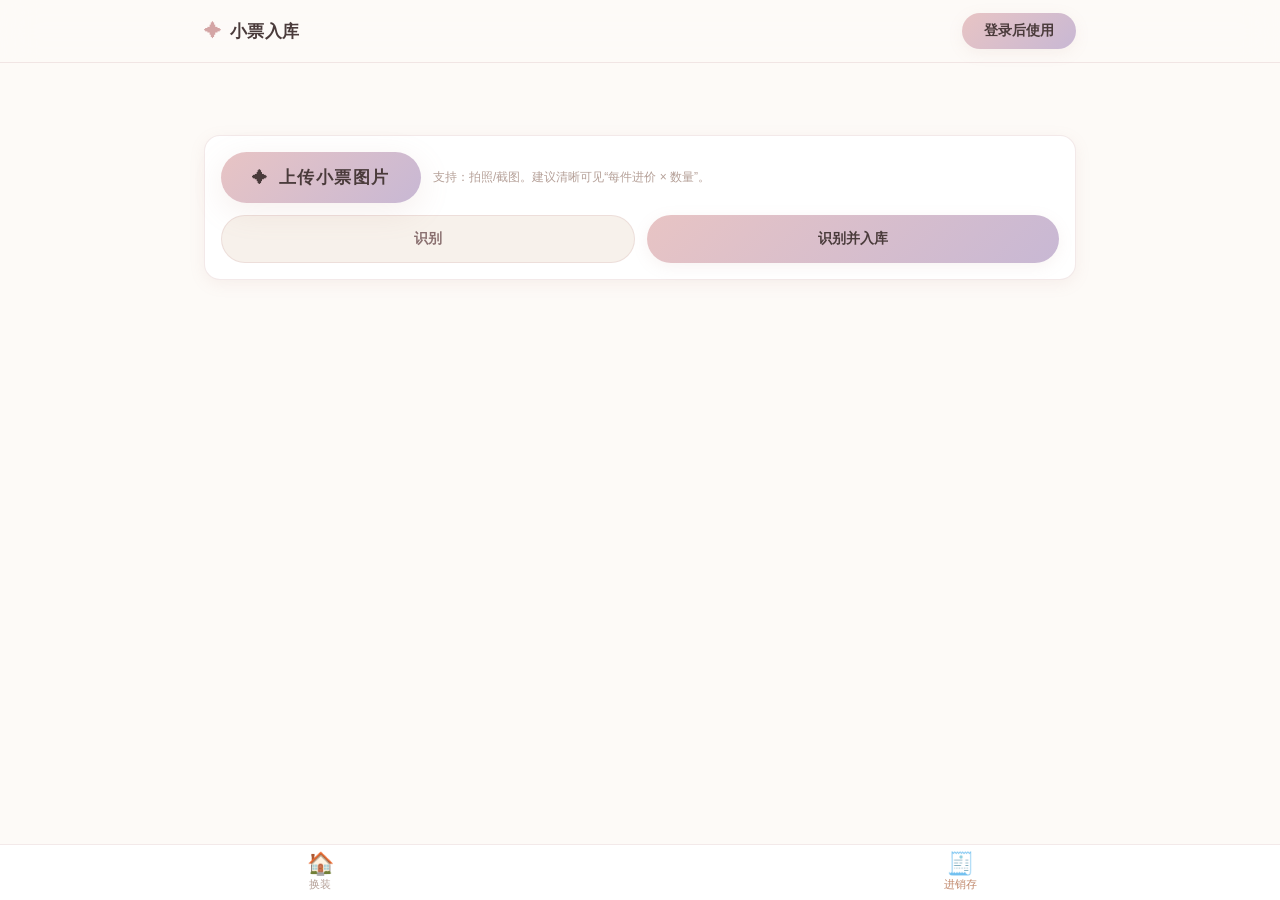
<file: src/main/resources/static/receipt-add.html>
<!DOCTYPE html>
<html lang="zh-CN" data-theme="gentle-luxury">
<head>
  <meta charset="UTF-8">
  <meta name="viewport" content="width=device-width, initial-scale=1.0, maximum-scale=1.0, user-scalable=no">
  <title>StyleMe · 小票入库</title>
  <link rel="stylesheet" href="css/style.css">
  <style>
    .receipt-wrap { padding-top:72px; padding-bottom:110px; }
    .uploader-card {
      background: var(--bg-card,#fff);
      border: 1.5px solid var(--border,#eee);
      border-radius: 16px;
      padding: 16px;
      box-shadow: var(--shadow-s);
    }
    .row { display:flex; gap:12px; align-items:center; flex-wrap:wrap; }
    .row > * { flex: 0 0 auto; }
    .preview {
      width: 100%;
      max-height: 260px;
      object-fit: contain;
      border-radius: 12px;
      background: #f5f5f5;
      border: 1px solid var(--border,#eee);
      display:none;
    }
    .btn-group { display:flex; gap:12px; margin-top:12px; }
    .btn-group .btn-outline, .btn-group .btn-solid { flex: 1; }
    .result-card {
      margin-top: 14px;
      background: var(--bg-card,#fff);
      border: 1.5px solid var(--border,#eee);
      border-radius: 16px;
      padding: 14px;
      box-shadow: var(--shadow-s);
    }
    .result-title { font-size: 14px; font-weight: 800; color: var(--text-1,#222); margin-bottom: 8px; }
    .table {
      width:100%;
      border-collapse: collapse;
      font-size: 13px;
      color: var(--text-2,#555);
    }
    .table th, .table td {
      border-bottom: 1px solid var(--border,#eee);
      padding: 10px 6px;
      text-align:left;
      vertical-align: top;
      word-break: break-word;
    }
    .table th { font-size: 12px; color: var(--text-3,#999); }
    .muted { color: var(--text-3,#999); font-size: 12px; }
  </style>
</head>
<body>

<header class="header">
  <div class="header-inner">
    <div class="logo">
      <span class="logo-mark">✦</span>
      <span class="logo-name">小票入库</span>
    </div>
    <div class="header-right">
      <div class="auth-wrap">
        <button class="btn-login" onclick="location.href='index.html'" id="loginBtn" style="display:none">登录后使用</button>
      </div>
    </div>
  </div>
</header>

<main class="main receipt-wrap">
  <div class="uploader-card">
    <div class="row">
      <div>
        <input type="file" id="receiptInput" accept="image/*" capture="environment" style="display:none">
        <button class="btn-gen" style="min-width: 200px; padding: 14px 22px;" onclick="document.getElementById('receiptInput').click()">
          <span class="btn-gen-star">✦</span>上传小票图片
        </button>
      </div>
      <div class="muted" id="receiptHint">支持：拍照/截图。建议清晰可见“每件进价 × 数量”。</div>
    </div>

    <img class="preview" id="receiptPreview" alt="小票预览">

    <div class="btn-group">
      <button class="btn-outline" id="recognizeBtn" disabled>识别</button>
      <button class="btn-solid"   id="importBtn" disabled>识别并入库</button>
    </div>
  </div>

  <div class="result-card hidden" id="resultCard">
    <div class="result-title" id="resultTitle">识别结果</div>
    <div class="muted" id="orderNoText" style="margin-bottom:8px"></div>
    <table class="table" id="resultTable">
      <thead>
        <tr>
          <th>行号</th>
          <th>品名</th>
          <th>分类</th>
          <th>颜色</th>
          <th>尺码</th>
          <th>数量</th>
          <th>进价(单价)</th>
        </tr>
      </thead>
      <tbody id="resultBody"></tbody>
    </table>
  </div>

  <div class="toast hidden" id="toast">
    <span class="toast-icon">⚠</span>
    <span id="toastMsg"></span>
  </div>
</main>

<nav class="bottom-nav">
  <a class="bnav-item" href="index.html">
    <span class="bnav-icon">🏠</span><span class="bnav-label">换装</span>
  </a>
  <a class="bnav-item active" href="ops.html">
    <span class="bnav-icon">🧾</span><span class="bnav-label">进销存</span>
  </a>
  <a class="bnav-item" href="admin.html" id="adminNavItem" style="display:none">
    <span class="bnav-icon">⚙️</span><span class="bnav-label">系统管理</span>
  </a>
</nav>

<script>
  const getToken = () => localStorage.getItem('sm_token') || '';
  const getPerms = () => JSON.parse(localStorage.getItem('sm_perms') || '[]');

  (function initNav() {
    const token = getToken();
    if (!token) {
      const btn = document.getElementById('loginBtn');
      if (btn) btn.style.display = '';
      // 不强制跳转，给你展示页面也行
      return;
    }
    const perms = getPerms();
    const showAdmin = perms.includes('sys:manage') || perms.includes('user:shop_manage');
    const nav = document.getElementById('adminNavItem');
    if (nav) nav.style.display = showAdmin ? '' : 'none';
  })();

  let receiptFile = null;
  let lastParsed = null;

  let toastTimer;
  function showToast(msg, type = 'error') {
    const t = document.getElementById('toast');
    document.getElementById('toastMsg').textContent = msg;
    t.classList.toggle('toast-ok', type === 'ok');
    t.classList.remove('hidden');
    clearTimeout(toastTimer);
    toastTimer = setTimeout(() => t.classList.add('hidden'), 3500);
  }

  // 压缩：尽量保留数字清晰度，同时减小体积加快识别
  function compressImage(file, maxLongEdge = 1024, quality = 0.85) {
    return new Promise(resolve => {
      const reader = new FileReader();
      reader.onload = e => {
        const img = new Image();
        img.onload = () => {
          const longEdge = Math.max(img.width, img.height);
          if (longEdge <= maxLongEdge) { resolve(file); return; }
          const scale = maxLongEdge / longEdge;
          const canvas = document.createElement('canvas');
          canvas.width  = Math.round(img.width  * scale);
          canvas.height = Math.round(img.height * scale);
          canvas.getContext('2d').drawImage(img, 0, 0, canvas.width, canvas.height);
          canvas.toBlob(blob => {
            const name = (file.name || 'image').replace(/\.[^.]+$/, '.jpg');
            resolve(new File([blob], name, { type: 'image/jpeg' }));
          }, 'image/jpeg', quality);
        };
        img.src = e.target.result;
      };
      reader.readAsDataURL(file);
    });
  }

  document.getElementById('receiptInput').addEventListener('change', e => {
    receiptFile = e.target.files[0] || null;
    const preview = document.getElementById('receiptPreview');
    const recognizeBtn = document.getElementById('recognizeBtn');
    const importBtn = document.getElementById('importBtn');
    if (!receiptFile) {
      preview.style.display = 'none';
      recognizeBtn.disabled = true;
      importBtn.disabled = true;
      return;
    }
    const reader = new FileReader();
    reader.onload = ev => {
      preview.src = ev.target.result;
      preview.style.display = 'block';
    };
    reader.readAsDataURL(receiptFile);
    recognizeBtn.disabled = false;
    importBtn.disabled = false;
    document.getElementById('resultCard').classList.add('hidden');
    lastParsed = null;
  });

  async function postReceipt(endpoint) {
    if (!receiptFile) { showToast('请先上传小票'); return null; }
    const token = getToken();
    if (!token) { location.href = 'index.html'; return null; }

    const compressed = await compressImage(receiptFile, 1024, 0.85);
    const fd = new FormData();
    fd.append('image', compressed);

    const res = await fetch(endpoint, {
      method: 'POST',
      headers: { 'Authorization': 'Bearer ' + token },
      body: fd
    });
    const data = await res.json().catch(() => ({}));
    if (data.code !== 200) {
      throw new Error(data.msg || '请求失败：' + res.status);
    }
    return data.data;
  }

  document.getElementById('recognizeBtn').addEventListener('click', async () => {
    try {
      const recognizeBtn = document.getElementById('recognizeBtn');
      recognizeBtn.disabled = true;
      recognizeBtn.textContent = '识别中…';

      const parsed = await postReceipt('/inventory/receipt/recognize');
      lastParsed = parsed;
      renderParsed(parsed);
      showToast('识别完成', 'ok');
    } catch (e) {
      showToast(e.message || '识别失败');
    } finally {
      const recognizeBtn = document.getElementById('recognizeBtn');
      recognizeBtn.disabled = false;
      recognizeBtn.textContent = '识别';
    }
  });

  document.getElementById('importBtn').addEventListener('click', async () => {
    try {
      const importBtn = document.getElementById('importBtn');
      importBtn.disabled = true;
      importBtn.textContent = '入库中…';

      const data = await postReceipt('/inventory/receipt/import');
      const cnt = data && data.createdCount != null ? data.createdCount : 0;
      showToast('入库成功，新增商品数：' + cnt, 'ok');
      setTimeout(() => location.href = 'inventory.html', 900);
    } catch (e) {
      showToast(e.message || '入库失败');
    } finally {
      const importBtn = document.getElementById('importBtn');
      importBtn.disabled = false;
      importBtn.textContent = '识别并入库';
    }
  });

  function renderParsed(parsed) {
    const card = document.getElementById('resultCard');
    const body = document.getElementById('resultBody');
    body.innerHTML = '';

    const orderNo = parsed && parsed.orderNo ? parsed.orderNo : '';
    document.getElementById('orderNoText').textContent = orderNo ? ('小票号：' + orderNo) : '';

    const items = parsed && parsed.items ? parsed.items : [];
    if (!items.length) {
      body.innerHTML = '<tr><td colspan="7" class="muted">未识别到明细</td></tr>';
    } else {
      body.innerHTML = items.map(it => {
        const lineNo = it.lineNo == null ? '' : it.lineNo;
        const itemName = it.itemName || '';
        const category = it.category || '';
        const color = it.color || '';
        const size = it.size || '';
        const qty = it.qty == null ? 0 : it.qty;
        const unitCost = it.unitCostPrice == null ? '' : it.unitCostPrice;
        return `<tr>
          <td>${lineNo}</td>
          <td>${itemName}</td>
          <td>${category}</td>
          <td>${color}</td>
          <td>${size}</td>
          <td>${qty}</td>
          <td>${unitCost}</td>
        </tr>`;
      }).join('');
    }
    card.classList.remove('hidden');
  }
</script>
</body>
</html>
</file>
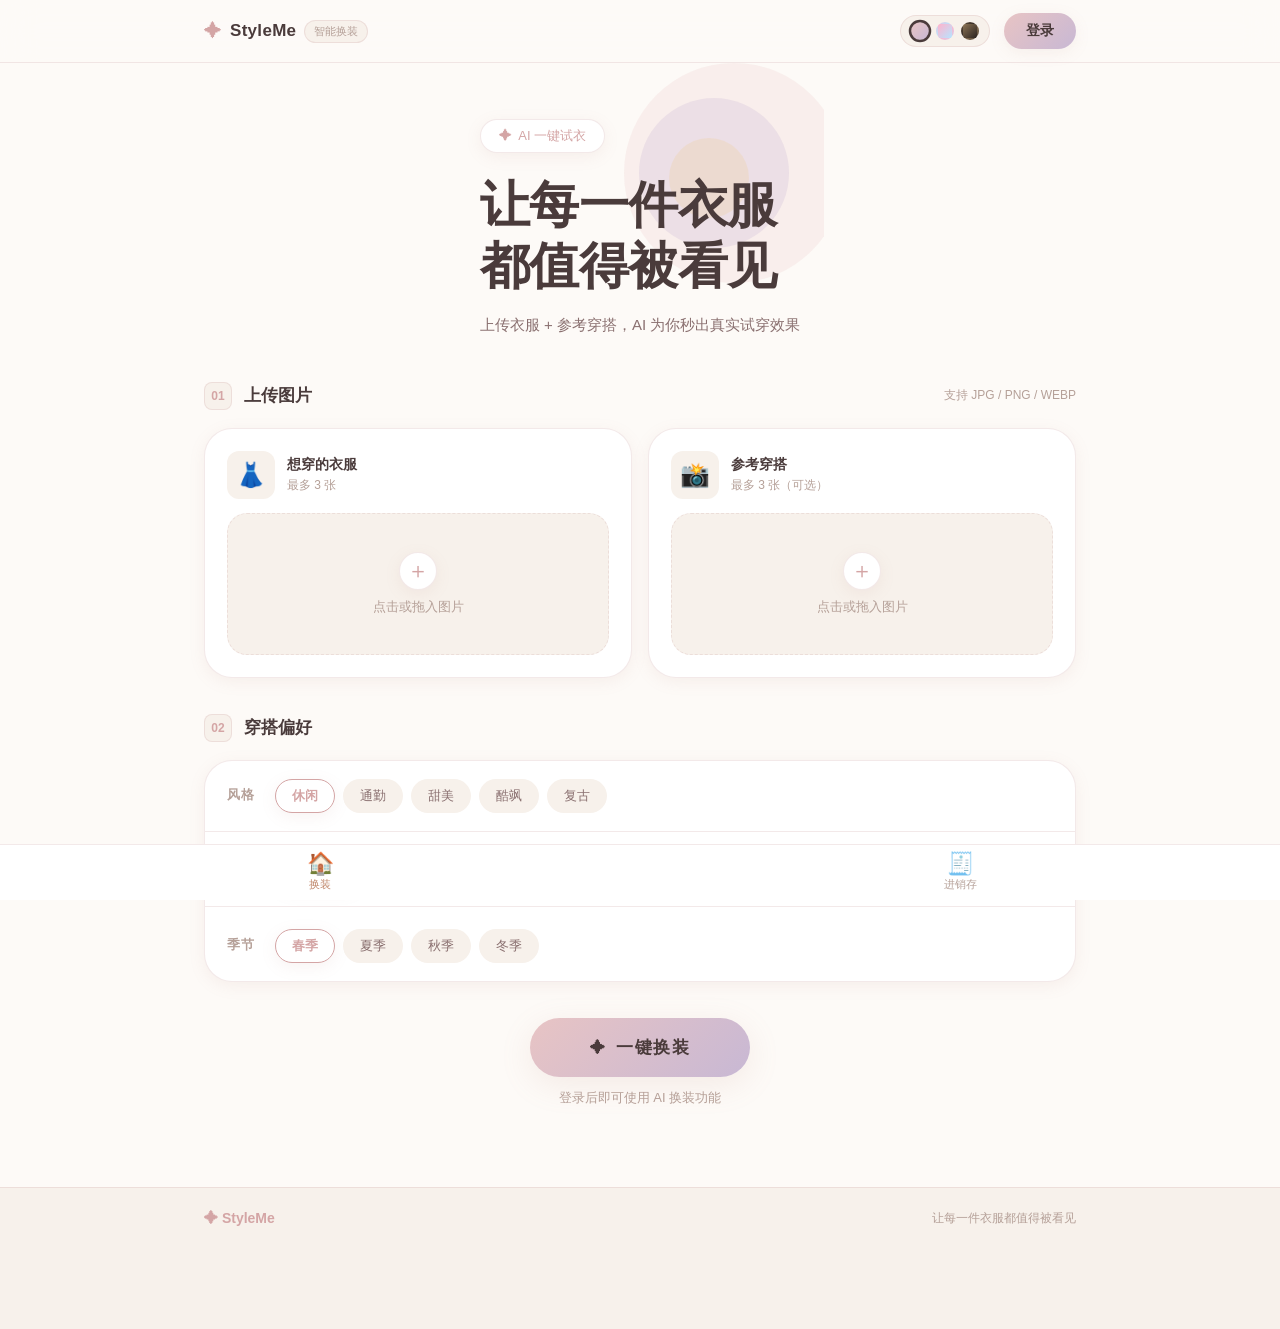
<file: src/main/resources/static/report.html>
<!DOCTYPE html>
<html lang="zh-CN" data-theme="gentle-luxury">
<head>
  <meta charset="UTF-8">
  <meta name="viewport" content="width=device-width, initial-scale=1.0, maximum-scale=1.0, user-scalable=no">
  <title>StyleMe · 销售报表</title>
  <link rel="stylesheet" href="css/style.css">
  <style>
    .date-bar       { display:flex; gap:8px; align-items:center; padding:0 16px 12px; flex-wrap:wrap; }
    .date-bar input { flex:1; min-width:120px; padding:8px 10px; border-radius:var(--radius-s,8px); border:1px solid var(--border); font-size:13px; background:var(--bg-card); color:var(--text-1); }
    .date-bar .query-btn { padding:8px 18px; border-radius:var(--radius-s,8px); background:var(--grad); color:#fff; font-size:13px; font-weight:600; cursor:pointer; white-space:nowrap; }

    /* 快选日期 */
    .quick-dates { display:flex; gap:6px; padding:0 16px 16px; overflow-x:auto; scrollbar-width:none; }
    .quick-dates::-webkit-scrollbar { display:none; }
    .qdBtn { padding:5px 14px; border-radius:20px; border:1px solid var(--border); font-size:12px; cursor:pointer; white-space:nowrap; background:var(--bg-2); color:var(--text-2); }
    .qdBtn.active { background:var(--accent,#c0876a); color:#fff; border-color:transparent; }

    /* 汇总卡片 */
    .summary-grid { display:grid; grid-template-columns:repeat(2,1fr); gap:10px; padding:0 16px 16px; }
    .sum-card     { background:var(--bg-card); border:1px solid var(--border); border-radius:var(--radius-m); padding:14px 16px; }
    .sum-label    { font-size:11px; color:var(--text-3); margin-bottom:6px; }
    .sum-value    { font-size:22px; font-weight:800; color:var(--text-1); line-height:1; }
    .sum-value.green  { color:#2e8b57; }
    .sum-value.accent { color:var(--accent,#c0876a); }

    /* 明细表 */
    .detail-wrap  { padding:0 16px 80px; }
    .detail-title { font-size:14px; font-weight:700; color:var(--text-1); margin-bottom:10px; }
    .detail-table { width:100%; border-collapse:collapse; font-size:12px; }
    .detail-table th { background:var(--bg-2); color:var(--text-3); font-weight:600; padding:8px 6px; text-align:left; border-bottom:1px solid var(--border); }
    .detail-table td { padding:10px 6px; border-bottom:1px solid var(--border,#f0ebe4); color:var(--text-1); vertical-align:middle; }
    .detail-table td.right { text-align:right; }
    .profit-pos { color:#2e8b57; font-weight:600; }
    .profit-neg { color:#c04040; font-weight:600; }
    .empty-tip  { text-align:center; padding:50px 0; color:var(--text-3); font-size:14px; }
    .loading-tip { text-align:center; padding:40px 0; color:var(--text-3); font-size:14px; }
  </style>
</head>
<body>

<header class="header"><div class="header-inner">
  <button class="icon-btn" onclick="history.back()">←</button>
  <div class="logo"><span class="logo-mark">✦</span><span class="logo-name">销售报表</span></div>
  <div></div>
</div></header>

<main class="main" style="padding-top:72px">

  <!-- 快选 -->
  <div class="quick-dates" id="quickDates">
    <button class="qdBtn" data-range="today">今天</button>
    <button class="qdBtn active" data-range="month">本月</button>
    <button class="qdBtn" data-range="last30">近30天</button>
    <button class="qdBtn" data-range="last90">近90天</button>
    <button class="qdBtn" data-range="year">今年</button>
  </div>

  <!-- 自定义日期 -->
  <div class="date-bar">
    <input type="date" id="startDate">
    <span style="color:var(--text-3);font-size:13px">至</span>
    <input type="date" id="endDate">
    <div class="query-btn" onclick="loadReport()">查询</div>
  </div>

  <div id="loadingTip" class="loading-tip" style="display:none">加载中…</div>

  <!-- 汇总卡片 -->
  <div class="summary-grid" id="summaryGrid" style="display:none">
    <div class="sum-card">
      <div class="sum-label">销售总额</div>
      <div class="sum-value accent" id="totalSales">¥0</div>
    </div>
    <div class="sum-card">
      <div class="sum-label">毛利润</div>
      <div class="sum-value green" id="grossProfit">¥0</div>
    </div>
    <div class="sum-card">
      <div class="sum-label">总成本</div>
      <div class="sum-value" id="totalCost">¥0</div>
    </div>
    <div class="sum-card">
      <div class="sum-label">单据（销售/退货）</div>
      <div class="sum-value" id="orderCount" style="font-size:16px">0</div>
    </div>
  </div>

  <!-- 分商品明细 -->
  <div class="detail-wrap" id="detailWrap" style="display:none">
    <div class="detail-title">分 SKU 明细（按颜色/尺码分别统计）</div>
    <table class="detail-table">
      <thead>
        <tr>
          <th>商品</th>
          <th class="right">数量</th>
          <th class="right">销售额</th>
          <th class="right">毛利</th>
        </tr>
      </thead>
      <tbody id="detailBody"></tbody>
    </table>
  </div>

  <div class="empty-tip hidden" id="emptyTip">暂无销售记录</div>
  <div class="toast hidden" id="toast"><span class="toast-icon">⚠</span><span id="toastMsg"></span></div>
</main>

<nav class="bottom-nav">
  <a class="bnav-item" href="index.html"><span class="bnav-icon">🏠</span><span class="bnav-label">换装</span></a>
  <a class="bnav-item active" href="ops.html"><span class="bnav-icon">🧾</span><span class="bnav-label">进销存</span></a>
  <a class="bnav-item" href="admin.html" id="adminNavItem" style="display:none"><span class="bnav-icon">⚙️</span><span class="bnav-label">系统管理</span></a>
</nav>

<script>
const getToken = () => localStorage.getItem('sm_token') || '';

// 系统管理导航显隐（仅管理员）
(function() {
  const perms = JSON.parse(localStorage.getItem('sm_perms') || '[]');
  const show  = perms.includes('sys:manage') || perms.includes('user:shop_manage');
  const nav   = document.getElementById('adminNavItem');
  if (nav) nav.style.display = show ? '' : 'none';
})();

let toastTimer;
const showToast = (msg, type = 'error') => {
  const t    = document.getElementById('toast');
  const icon = t.querySelector('.toast-icon');
  document.getElementById('toastMsg').textContent = msg;
  t.classList.toggle('toast-ok', type === 'ok');
  if (icon) icon.textContent = type === 'ok' ? '✓' : '⚠';
  t.classList.remove('hidden');
  clearTimeout(toastTimer);
  toastTimer = setTimeout(() => t.classList.add('hidden'), 3000);
};

/* ── 日期工具 ─────────────────────────────────── */
function fmt(d) {
  // 返回 yyyy-MM-dd（使用本地时区）
  const y = d.getFullYear();
  const m = String(d.getMonth() + 1).padStart(2, '0');
  const day = String(d.getDate()).padStart(2, '0');
  return `${y}-${m}-${day}`;
}
function setDateRange(start, end) {
  document.getElementById('startDate').value = fmt(start);
  document.getElementById('endDate').value   = fmt(end);
}
function applyQuickRange(range) {
  const now   = new Date();
  const today = new Date(now.getFullYear(), now.getMonth(), now.getDate());
  if (range === 'today') {
    setDateRange(today, today);
  } else if (range === 'month') {
    setDateRange(new Date(now.getFullYear(), now.getMonth(), 1), today);
  } else if (range === 'last30') {
    const s = new Date(today); s.setDate(s.getDate() - 29);
    setDateRange(s, today);
  } else if (range === 'last90') {
    const s = new Date(today); s.setDate(s.getDate() - 89);
    setDateRange(s, today);
  } else if (range === 'year') {
    setDateRange(new Date(now.getFullYear(), 0, 1), today);
  }
}

/* ── 快选按钮 ─────────────────────────────────── */
document.getElementById('quickDates').addEventListener('click', e => {
  const btn = e.target.closest('.qdBtn');
  if (!btn) return;
  document.querySelectorAll('.qdBtn').forEach(b => b.classList.remove('active'));
  btn.classList.add('active');
  applyQuickRange(btn.dataset.range);
  loadReport();
});

/* ── 加载报表 ─────────────────────────────────── */
async function loadReport() {
  const startDate = document.getElementById('startDate').value;
  const endDate   = document.getElementById('endDate').value;

  // endDate 查询时需要包含当天，传 +1 天
  let endParam = endDate;
  if (endDate) {
    const parts = endDate.split('-');
    const d = new Date(Number(parts[0]), Number(parts[1]) - 1, Number(parts[2]));
    d.setDate(d.getDate() + 1);
    endParam = fmt(d);
  }

  document.getElementById('loadingTip').style.display    = 'block';
  document.getElementById('summaryGrid').style.display   = 'none';
  document.getElementById('detailWrap').style.display    = 'none';
  document.getElementById('emptyTip').classList.add('hidden');

  try {
    let qs = '';
    if (startDate) qs += 'startDate=' + startDate + '&';
    if (endParam)  qs += 'endDate='   + endParam;

    const res  = await fetch('/orders/report/sales?' + qs, { headers: { 'Authorization': 'Bearer ' + getToken() } });
    if (res.status === 401) { location.href = 'index.html'; return; }
    const data = await res.json();
    if (data.code !== 200) { showToast('加载失败：' + (data.msg || '')); return; }

    renderReport(data.data);
  } catch(e) {
    showToast('网络错误');
  } finally {
    document.getElementById('loadingTip').style.display = 'none';
  }
}

function renderReport(report) {
  const s = report.summary || {};
  document.getElementById('totalSales').textContent  = '¥' + (s.totalSales  || 0).toFixed(2);
  document.getElementById('grossProfit').textContent = '¥' + (s.grossProfit || 0).toFixed(2);
  document.getElementById('totalCost').textContent   = '¥' + (s.totalCost   || 0).toFixed(2);
  const saleN = s.saleOrderCount != null ? s.saleOrderCount : (s.orderCount || 0);
  const refN  = s.refundOrderCount != null ? s.refundOrderCount : 0;
  document.getElementById('orderCount').textContent = refN ? `${saleN} / ${refN} 退` : String(saleN);
  document.getElementById('summaryGrid').style.display = 'grid';

  const items = report.items || [];
  if (items.length === 0) {
    document.getElementById('emptyTip').classList.remove('hidden');
    return;
  }

  document.getElementById('detailBody').innerHTML = items.map(item => {
    const profit = parseFloat(item.profit || 0);
    const cls    = profit >= 0 ? 'profit-pos' : 'profit-neg';
    return `<tr>
      <td>
        <div style="font-weight:600;font-size:13px">${item.itemName || '-'}</div>
        <div style="font-size:11px;color:var(--text-3)">${item.skuDesc || item.category || ''}</div>
      </td>
      <td class="right">${item.qty}</td>
      <td class="right">¥${parseFloat(item.sales || 0).toFixed(2)}</td>
      <td class="right"><span class="${cls}">¥${profit.toFixed(2)}</span></td>
    </tr>`;
  }).join('');
  document.getElementById('detailWrap').style.display = 'block';
}

/* ── 初始化 ───────────────────────────────────── */
(function init() {
  if (!getToken()) { location.href = 'index.html'; return; }
  applyQuickRange('month'); // 默认本月
  loadReport();
})();
</script>
</body>
</html>
</file>
<file: src/main/resources/static/css/style.css>
/* ================================================================
   StyleMe · 全局样式
   主题切换：[data-theme="gentle-luxury" | "sweet-fresh" | "premium"]
   ================================================================ */

/* ── 1. 主题变量 ─────────────────────────────────────────────── */

/* 默认：温柔轻奢（莫兰迪浅粉 × 浅杏 × 低饱和紫） */
:root {
  --bg:          #FDFAF7;
  --bg-2:        #F7F1EB;
  --bg-card:     #FFFFFF;
  --bg-input:    #F4EDE5;
  --bg-header:   rgba(253, 250, 247, 0.88);

  --c-primary:   #D4A5A5;
  --c-deep:      #BF8F8F;
  --c-rose:      #E8C4C4;
  --c-apricot:   #EDD5BC;
  --c-lavender:  #C8B8D4;

  --text-1:      #4A3B3B;
  --text-2:      #8A7070;
  --text-3:      #B5A098;

  --border:      rgba(200, 155, 155, 0.22);
  --shadow-s:    0 4px 16px rgba(190, 140, 130, 0.10);
  --shadow-m:    0 8px 32px rgba(190, 140, 130, 0.14);
  --shadow-l:    0 18px 52px rgba(190, 140, 130, 0.18);

  --grad:        linear-gradient(135deg, #E8C4C4 0%, #C8B8D4 100%);
  --grad-hover:  linear-gradient(135deg, #D4A5A5 0%, #B8A5C8 100%);
  --btn-text:    #4A3B3B;

  --tdot-1:      linear-gradient(135deg, #E8C4C4, #C8B8D4);
  --tdot-2:      linear-gradient(135deg, #FFB3CC, #B8E4FF);
  --tdot-3:      linear-gradient(135deg, #8B7355, #2C2420);

  --radius-s:    12px;
  --radius-m:    20px;
  --radius-l:    28px;
  --radius-xl:   36px;
  --ease:        cubic-bezier(0.4, 0, 0.2, 1);
}

/* 甜美清新（马卡龙粉 × 淡蓝 × 柔和渐变） */
[data-theme="sweet-fresh"] {
  --bg:          #FFF8FC;
  --bg-2:        #FFF0F6;
  --bg-card:     #FFFFFF;
  --bg-input:    #FFEAF3;
  --bg-header:   rgba(255, 248, 252, 0.88);

  --c-primary:   #FF85A6;
  --c-deep:      #E8628A;
  --c-rose:      #FFB3CC;
  --c-apricot:   #FFDDE8;
  --c-lavender:  #B8E4FF;

  --text-1:      #4A2B3B;
  --text-2:      #9B6B80;
  --text-3:      #C49BAA;

  --border:      rgba(255, 133, 166, 0.22);
  --shadow-s:    0 4px 16px rgba(255, 133, 166, 0.10);
  --shadow-m:    0 8px 32px rgba(255, 133, 166, 0.14);
  --shadow-l:    0 18px 52px rgba(255, 133, 166, 0.18);

  --grad:        linear-gradient(135deg, #FFB3CC 0%, #B8E4FF 100%);
  --grad-hover:  linear-gradient(135deg, #FF85A6 0%, #82CCFF 100%);
  --btn-text:    #4A2B3B;
}

/* 高级质感（极简线条 × 暖棕 × 优雅深色） */
[data-theme="premium"] {
  --bg:          #F8F6F3;
  --bg-2:        #F0EDE8;
  --bg-card:     #FFFFFF;
  --bg-input:    #EDE9E3;
  --bg-header:   rgba(248, 246, 243, 0.88);

  --c-primary:   #8B7355;
  --c-deep:      #6B5540;
  --c-rose:      #C4B5A0;
  --c-apricot:   #D4C5B0;
  --c-lavender:  #A09898;

  --text-1:      #2C2420;
  --text-2:      #6B5C50;
  --text-3:      #9B8C80;

  --border:      rgba(100, 80, 60, 0.16);
  --shadow-s:    0 4px 16px rgba(80, 60, 40, 0.08);
  --shadow-m:    0 8px 32px rgba(80, 60, 40, 0.12);
  --shadow-l:    0 18px 52px rgba(80, 60, 40, 0.16);

  --grad:        linear-gradient(135deg, #5C4535 0%, #2C2420 100%);
  --grad-hover:  linear-gradient(135deg, #7A5C45 0%, #4A3525 100%);
  --btn-text:    #F8F6F3;
}

/* ── 2. 基础重置 ─────────────────────────────────────────────── */
*, *::before, *::after { box-sizing: border-box; margin: 0; padding: 0; }

html {
  font-size: 16px;
  scroll-behavior: smooth;
  -webkit-tap-highlight-color: transparent;
}

body {
  font-family: -apple-system, BlinkMacSystemFont, "PingFang SC",
               "Hiragino Sans GB", "Microsoft YaHei", "Segoe UI", sans-serif;
  background: var(--bg);
  color: var(--text-1);
  min-height: 100vh;
  display: flex;
  flex-direction: column;
  transition: background 0.4s var(--ease), color 0.4s var(--ease);
  -webkit-font-smoothing: antialiased;
}

img   { max-width: 100%; display: block; }
input, button, textarea { font-family: inherit; outline: none; border: none; background: none; }
.hidden { display: none !important; }

/* ── 3. Header ───────────────────────────────────────────────── */
.header {
  position: sticky;
  top: 0;
  z-index: 200;
  background: var(--bg-header);
  backdrop-filter: blur(18px);
  -webkit-backdrop-filter: blur(18px);
  border-bottom: 1px solid var(--border);
  transition: background 0.4s var(--ease);
}

.header-inner {
  max-width: 920px;
  margin: 0 auto;
  padding: 0 24px;
  height: 62px;
  display: flex;
  align-items: center;
  justify-content: space-between;
}

/* Logo */
.logo { display: flex; align-items: center; gap: 8px; }
.logo-mark { font-size: 18px; color: var(--c-primary); line-height: 1; }
.logo-name  { font-size: 17px; font-weight: 800; color: var(--text-1); letter-spacing: 0.3px; }
.logo-tag   {
  font-size: 11px; color: var(--text-3);
  padding: 3px 9px;
  background: var(--bg-2);
  border-radius: 100px;
  border: 1px solid var(--border);
}

/* Header right */
.header-right { display: flex; align-items: center; gap: 14px; }

/* Theme bar */
.theme-bar {
  display: flex; gap: 7px; align-items: center;
  padding: 6px 10px;
  background: var(--bg-2);
  border-radius: 100px;
  border: 1px solid var(--border);
}

.tdot {
  width: 18px; height: 18px; border-radius: 50%;
  cursor: pointer;
  border: 2px solid transparent;
  transition: transform 0.25s var(--ease), border-color 0.25s var(--ease);
  flex-shrink: 0;
}
.tdot:nth-child(1) { background: var(--tdot-1); }
.tdot:nth-child(2) { background: var(--tdot-2); }
.tdot:nth-child(3) { background: var(--tdot-3); }
.tdot.active, .tdot:hover { transform: scale(1.25); border-color: var(--text-1); }

/* Auth */
.auth-wrap { display: flex; align-items: center; }

.user-chip {
  display: flex; align-items: center; gap: 8px;
}
.user-avatar {
  width: 30px; height: 30px; border-radius: 50%;
  background: var(--grad);
  color: var(--btn-text);
  font-size: 13px; font-weight: 700;
  display: flex; align-items: center; justify-content: center;
  flex-shrink: 0;
}
.user-name { font-size: 13px; color: var(--text-2); max-width: 80px; overflow: hidden; text-overflow: ellipsis; white-space: nowrap; }
.btn-logout {
  padding: 5px 12px; border-radius: 100px;
  border: 1px solid var(--border);
  font-size: 12px; color: var(--text-2);
  cursor: pointer;
  transition: all 0.2s var(--ease);
}
.btn-logout:hover { background: var(--bg-2); color: var(--text-1); }

.btn-login {
  padding: 9px 22px;
  border-radius: 100px;
  background: var(--grad);
  color: var(--btn-text);
  font-size: 14px; font-weight: 600;
  cursor: pointer;
  box-shadow: var(--shadow-s);
  transition: all 0.3s var(--ease);
}
.btn-login:hover { transform: translateY(-1px); box-shadow: var(--shadow-m); }

/* ── 4. Hero ─────────────────────────────────────────────────── */
.hero {
  position: relative;
  max-width: 920px;
  margin: 0 auto;
  padding: 56px 24px 44px;
  overflow: hidden;
}

.hero-body { position: relative; z-index: 1; }

.hero-badge {
  display: inline-flex; align-items: center; gap: 6px;
  padding: 7px 18px;
  background: var(--bg-card);
  border: 1px solid var(--border);
  border-radius: 100px;
  font-size: 13px; font-weight: 500;
  color: var(--c-primary);
  margin-bottom: 22px;
  box-shadow: var(--shadow-s);
}

.hero-title {
  font-size: clamp(30px, 5.5vw, 50px);
  font-weight: 800;
  line-height: 1.22;
  letter-spacing: -0.5px;
  color: var(--text-1);
  margin-bottom: 16px;
}

.hero-desc {
  font-size: 15px;
  color: var(--text-2);
  line-height: 1.65;
  max-width: 380px;
}

/* Decorative blobs */
.hero-deco { position: absolute; inset: 0; pointer-events: none; overflow: hidden; }
.deco-blob {
  position: absolute;
  border-radius: 50%;
  transition: background 0.4s var(--ease), opacity 0.4s var(--ease);
}
.deco-blob-1 {
  width: 220px; height: 220px;
  right: -20px; top: 0;
  background: var(--c-rose);
  opacity: 0.22;
}
.deco-blob-2 {
  width: 150px; height: 150px;
  right: 35px; top: 35px;
  background: var(--c-lavender);
  opacity: 0.28;
}
.deco-blob-3 {
  width: 80px; height: 80px;
  right: 75px; top: 75px;
  background: var(--c-apricot);
  opacity: 0.5;
}

/* ── 5. Main layout ──────────────────────────────────────────── */
.main {
  flex: 1;
  max-width: 920px;
  width: 100%;
  margin: 0 auto;
  padding: 0 24px 88px;
  display: flex;
  flex-direction: column;
  gap: 36px;
}

/* Block header */
.block-label {
  display: flex;
  align-items: center;
  gap: 12px;
  margin-bottom: 18px;
}
.block-num {
  width: 28px; height: 28px;
  border-radius: 8px;
  background: var(--bg-2);
  border: 1px solid var(--border);
  font-size: 12px; font-weight: 700;
  color: var(--c-primary);
  display: flex; align-items: center; justify-content: center;
  flex-shrink: 0;
}
.block-title { font-size: 17px; font-weight: 700; color: var(--text-1); }
.block-tip   { font-size: 12px; color: var(--text-3); margin-left: auto; }

/* ── 6. Upload ───────────────────────────────────────────────── */
.upload-row {
  display: grid;
  grid-template-columns: 1fr 1fr;
  gap: 16px;
}

.ucard {
  background: var(--bg-card);
  border-radius: var(--radius-l);
  padding: 22px;
  border: 1px solid var(--border);
  box-shadow: var(--shadow-s);
  transition: box-shadow 0.3s var(--ease), transform 0.3s var(--ease);
}
.ucard:hover { box-shadow: var(--shadow-m); transform: translateY(-2px); }

.ucard-head {
  display: flex; align-items: center; gap: 12px;
  margin-bottom: 14px;
}
.ucard-icon {
  width: 48px; height: 48px;
  border-radius: var(--radius-s);
  background: var(--bg-2);
  font-size: 24px;
  display: flex; align-items: center; justify-content: center;
  flex-shrink: 0;
}
.ucard-name  { font-size: 14px; font-weight: 700; color: var(--text-1); margin-bottom: 3px; }
.ucard-limit { font-size: 12px; color: var(--text-3); }

/* Upload zone */
.uzone {
  min-height: 140px;
  border: 1.5px dashed var(--border);
  border-radius: var(--radius-m);
  background: var(--bg-2);
  cursor: pointer;
  position: relative;
  overflow: hidden;
  transition: border-color 0.25s var(--ease), background 0.25s var(--ease);
}
.uzone:hover,
.uzone.drag-over {
  border-color: var(--c-primary);
  background: var(--bg-input);
}

/* Placeholder */
.uzone-ph {
  position: absolute;
  inset: 0;
  display: flex;
  flex-direction: column;
  align-items: center;
  justify-content: center;
  gap: 8px;
  font-size: 13px;
  color: var(--text-3);
  pointer-events: none;
  transition: opacity 0.2s;
}
.uzone-ph.hidden { opacity: 0; pointer-events: none; display: flex !important; visibility: hidden; }
.uzone-plus {
  width: 38px; height: 38px;
  border-radius: 50%;
  background: var(--bg-card);
  border: 1.5px solid var(--border);
  font-size: 22px; font-weight: 300;
  color: var(--c-primary);
  display: flex; align-items: center; justify-content: center;
  box-shadow: var(--shadow-s);
  line-height: 1;
}

/* Preview grid */
.ugrid {
  display: flex;
  flex-wrap: wrap;
  gap: 8px;
  padding: 10px;
  min-height: 140px;
  align-content: flex-start;
  position: relative;
  z-index: 1;
}

.uitem {
  width: calc(33.33% - 6px);
  aspect-ratio: 1 / 1;
  border-radius: var(--radius-s);
  overflow: hidden;
  position: relative;
  box-shadow: var(--shadow-s);
  animation: popIn 0.25s var(--ease);
}
.uitem img {
  width: 100%; height: 100%;
  object-fit: cover;
  display: block;
}
.uitem-del {
  position: absolute; top: 4px; right: 4px;
  width: 22px; height: 22px;
  border-radius: 50%;
  background: rgba(0,0,0,0.45);
  color: #fff;
  font-size: 15px; line-height: 1;
  display: flex; align-items: center; justify-content: center;
  cursor: pointer;
  transition: background 0.2s;
}
.uitem-del:hover { background: rgba(200,60,60,0.85); }

/* ── 7. Preferences ──────────────────────────────────────────── */
.pref-stack {
  display: flex;
  flex-direction: column;
  gap: 4px;
  background: var(--bg-card);
  border-radius: var(--radius-l);
  border: 1px solid var(--border);
  box-shadow: var(--shadow-s);
  overflow: hidden;
}

.pref-row {
  display: flex;
  align-items: flex-start;
  gap: 16px;
  padding: 18px 22px;
  border-bottom: 1px solid var(--border);
}
.pref-row:last-child { border-bottom: none; }

.pref-label {
  font-size: 13px;
  font-weight: 600;
  color: var(--text-3);
  letter-spacing: 0.5px;
  padding-top: 7px;
  min-width: 32px;
  flex-shrink: 0;
}

.pills { display: flex; flex-wrap: wrap; gap: 8px; }

.pill { cursor: pointer; }
.pill input { display: none; }
.pill span {
  display: inline-flex; align-items: center;
  padding: 7px 16px;
  border-radius: 100px;
  font-size: 13px; font-weight: 500;
  color: var(--text-2);
  background: var(--bg-2);
  border: 1.5px solid transparent;
  transition: all 0.22s var(--ease);
  user-select: none;
  white-space: nowrap;
}
.pill span:hover { background: var(--bg-input); border-color: var(--border); }
.pill input:checked + span {
  background: var(--bg-card);
  border-color: var(--c-primary);
  color: var(--c-primary);
  font-weight: 700;
  box-shadow: var(--shadow-s);
}

/* ── 8. Generate button ──────────────────────────────────────── */
.gen-section {
  display: flex;
  flex-direction: column;
  align-items: center;
  gap: 12px;
}

.btn-gen {
  display: inline-flex;
  align-items: center;
  justify-content: center;
  gap: 10px;
  padding: 18px 52px;
  border-radius: 100px;
  background: var(--grad);
  color: var(--btn-text);
  font-size: 17px;
  font-weight: 700;
  letter-spacing: 1.5px;
  cursor: pointer;
  box-shadow: var(--shadow-m);
  transition: all 0.3s var(--ease);
  position: relative;
  overflow: hidden;
  min-width: 220px;
}
.btn-gen::after {
  content: '';
  position: absolute; inset: 0;
  background: linear-gradient(135deg, rgba(255,255,255,0.22) 0%, transparent 55%);
  opacity: 0;
  transition: opacity 0.3s;
}
.btn-gen:hover::after { opacity: 1; }
.btn-gen:hover        { transform: translateY(-3px); box-shadow: var(--shadow-l); }
.btn-gen:active       { transform: translateY(-1px); }
.btn-gen:disabled     { opacity: 0.5; cursor: not-allowed; transform: none; box-shadow: var(--shadow-s); }

.btn-gen-star { font-size: 15px; }

.gen-hint { font-size: 13px; color: var(--text-3); }

/* ── 9. Loading ──────────────────────────────────────────────── */
.loading-wrap {
  display: flex;
  justify-content: center;
  padding: 10px 0;
}

.loading-card {
  background: var(--bg-card);
  border-radius: var(--radius-l);
  padding: 44px 56px;
  display: flex;
  flex-direction: column;
  align-items: center;
  gap: 14px;
  border: 1px solid var(--border);
  box-shadow: var(--shadow-m);
  animation: fadeIn 0.3s var(--ease);
}

.spinner {
  width: 50px; height: 50px;
  border: 3px solid var(--bg-2);
  border-top-color: var(--c-primary);
  border-radius: 50%;
  animation: spin 0.8s linear infinite;
}

.loading-title { font-size: 15px; font-weight: 600; color: var(--text-1); }
.loading-sub   { font-size: 13px; color: var(--text-3); }

/* ── 10. Result ──────────────────────────────────────────────── */
.result-section { animation: slideUp 0.5s var(--ease); }

.result-card {
  background: var(--bg-card);
  border-radius: var(--radius-xl);
  overflow: hidden;
  border: 1px solid var(--border);
  box-shadow: var(--shadow-l);
}

.result-imgs {
  width: 100%;
  background: var(--bg-2);
  display: flex;
  flex-wrap: wrap;
  min-height: 180px;
}

.result-img-item {
  flex: 1;
  min-width: 200px;
  max-height: 520px;
  overflow: hidden;
  background: var(--bg-2);
}
.result-img-item img {
  width: 100%; height: 100%;
  object-fit: contain;
  transition: transform 0.4s var(--ease);
}
.result-img-item img:hover { transform: scale(1.02); }

.result-info {
  padding: 28px 28px 32px;
  display: flex;
  flex-direction: column;
  gap: 18px;
}

.result-desc {
  font-size: 14px; line-height: 1.75;
  color: var(--text-2);
}

.result-chips { display: flex; flex-wrap: wrap; gap: 8px; }

.chip {
  display: inline-flex; align-items: center; gap: 4px;
  padding: 5px 13px;
  background: var(--bg-2);
  border: 1px solid var(--border);
  border-radius: 100px;
  font-size: 12px; color: var(--text-3);
}

.result-btns { display: flex; gap: 12px; }

.btn-outline, .btn-solid {
  flex: 1; padding: 14px 20px;
  border-radius: 100px;
  font-size: 14px; font-weight: 600;
  cursor: pointer;
  transition: all 0.25s var(--ease);
}
.btn-solid {
  background: var(--grad);
  color: var(--btn-text);
  box-shadow: var(--shadow-s);
}
.btn-solid:hover { transform: translateY(-2px); box-shadow: var(--shadow-m); }

.btn-outline {
  background: var(--bg-2);
  color: var(--text-2);
  border: 1.5px solid var(--border);
}
.btn-outline:hover { border-color: var(--c-primary); color: var(--c-primary); background: var(--bg-input); }

/* ── 11. Toast ───────────────────────────────────────────────── */
.toast {
  position: fixed;
  bottom: 28px;
  left: 50%;
  transform: translateX(-50%);
  z-index: 500;
  background: #fff5f5;
  border: 1px solid #ffd0d0;
  border-radius: var(--radius-m);
  padding: 14px 22px;
  display: flex;
  align-items: center;
  gap: 8px;
  font-size: 14px;
  color: #b04040;
  box-shadow: var(--shadow-m);
  animation: slideUp 0.3s var(--ease);
  white-space: nowrap;
  max-width: calc(100vw - 48px);
  transition: background 0.2s, border-color 0.2s, color 0.2s;
}
.toast.toast-ok {
  background: #f0faf4;
  border-color: #a8d8b8;
  color: #1e6b3c;
}

/* ── 进度条（loading-card 内） ───────────────── */
.progress-bar-wrap {
  display: flex; align-items: center; gap: 10px; margin-bottom: 14px;
}
.progress-bar-track {
  flex: 1; height: 6px; border-radius: 100px;
  background: var(--bg-2);
  overflow: hidden;
}
.progress-bar-fill {
  height: 100%;
  background: var(--grad);
  border-radius: 100px;
  transition: width 0.6s var(--ease);
}
.progress-pct {
  font-size: 12px; color: var(--text-3); width: 32px; text-align: right; flex-shrink: 0;
}
.toast-icon { font-size: 16px; flex-shrink: 0; }

/* ── 12. Footer ──────────────────────────────────────────────── */
.footer {
  background: var(--bg-2);
  border-top: 1px solid var(--border);
  transition: background 0.4s var(--ease);
}
.footer-inner {
  max-width: 920px; margin: 0 auto;
  padding: 22px 24px;
  display: flex;
  align-items: center;
  justify-content: space-between;
}
.footer-brand { font-size: 14px; font-weight: 700; color: var(--c-primary); }
.footer-copy  { font-size: 12px; color: var(--text-3); }

/* ── 13. Modal ───────────────────────────────────────────────── */
.modal-bg {
  position: fixed; inset: 0; z-index: 999;
  background: rgba(30, 20, 20, 0.38);
  backdrop-filter: blur(10px);
  -webkit-backdrop-filter: blur(10px);
  display: flex;
  align-items: center;
  justify-content: center;
  padding: 24px;
  animation: fadeIn 0.2s var(--ease);
}

.modal {
  background: var(--bg-card);
  border-radius: var(--radius-xl);
  padding: 40px 34px 36px;
  width: 100%;
  max-width: 375px;
  position: relative;
  box-shadow: 0 28px 72px rgba(0,0,0,0.18);
  animation: slideUp 0.3s var(--ease);
}

.modal-x {
  position: absolute; top: 16px; right: 18px;
  width: 32px; height: 32px; border-radius: 50%;
  background: var(--bg-2);
  color: var(--text-2);
  font-size: 20px; line-height: 1;
  display: flex; align-items: center; justify-content: center;
  cursor: pointer;
  transition: all 0.2s;
}
.modal-x:hover { background: var(--bg-input); color: var(--text-1); }

.modal-top { text-align: center; margin-bottom: 30px; }
.modal-icon  { font-size: 36px; color: var(--c-primary); margin-bottom: 12px; }
.modal-title { font-size: 22px; font-weight: 800; color: var(--text-1); margin-bottom: 8px; }
.modal-sub   { font-size: 14px; color: var(--text-3); }

.field { margin-bottom: 16px; }
.field-label {
  display: block;
  font-size: 13px; font-weight: 600;
  color: var(--text-2);
  margin-bottom: 7px;
}
.field-input {
  width: 100%;
  padding: 13px 16px;
  background: var(--bg-2);
  border: 1.5px solid var(--border);
  border-radius: var(--radius-m);
  font-size: 15px; color: var(--text-1);
  transition: all 0.22s var(--ease);
}
.field-input:focus {
  border-color: var(--c-primary);
  background: var(--bg-card);
  box-shadow: 0 0 0 3px rgba(200, 140, 140, 0.12);
}
.field-error {
  font-size: 13px; color: #b04040;
  background: #fff5f5;
  border: 1px solid #ffd0d0;
  border-radius: var(--radius-s);
  padding: 10px 14px;
  margin-bottom: 12px;
}

.modal-note {
  text-align: center;
  font-size: 12px; color: var(--text-3);
  margin-top: 16px;
}

/* ── 14. Animations ──────────────────────────────────────────── */
@keyframes spin    { to { transform: rotate(360deg); } }
@keyframes fadeIn  { from { opacity: 0; } to { opacity: 1; } }
@keyframes slideUp {
  from { opacity: 0; transform: translateY(22px); }
  to   { opacity: 1; transform: translateY(0); }
}
@keyframes popIn {
  from { opacity: 0; transform: scale(0.8); }
  to   { opacity: 1; transform: scale(1); }
}

/* ── 15. Responsive ──────────────────────────────────────────── */
@media (max-width: 640px) {
  .hero        { padding: 36px 18px 28px; }
  .deco-blob   { display: none; }
  .hero-desc   { font-size: 14px; }

  .header-inner { padding: 0 16px; height: 56px; }
  .logo-tag     { display: none; }
  .logo-name    { font-size: 15px; }
  .header-right { gap: 10px; }
  .theme-bar    { padding: 5px 8px; gap: 6px; }
  .tdot         { width: 15px; height: 15px; }

  .main         { padding: 0 16px 72px; gap: 28px; }
  .upload-row   { grid-template-columns: 1fr; }
  .ucard        { padding: 16px; }

  .pref-row     { flex-direction: column; gap: 10px; }
  .pref-label   { padding-top: 0; }
  .pref-stack   { border-radius: var(--radius-m); }

  .btn-gen      { width: 100%; padding: 16px; font-size: 16px; }

  .result-info  { padding: 20px 18px 24px; }
  .result-btns  { flex-direction: column; }

  .footer-copy  { display: none; }

  .loading-card { padding: 32px 28px; }

  .modal        { padding: 32px 24px 28px; }
}

@media (max-width: 400px) {
  .btn-login    { padding: 7px 14px; font-size: 13px; }
  .user-name    { display: none; }
}

/* ── Bottom Navigation ─────────────────────── */
.bottom-nav {
  position: fixed; bottom: 0; left: 0; right: 0;
  display: flex; align-items: center; justify-content: space-around;
  background: var(--bg-card, #fff); border-top: 1px solid var(--border, #eee);
  padding: 8px 0 max(8px, env(safe-area-inset-bottom));
  z-index: 100;
}
.bnav-item {
  display: flex; flex-direction: column; align-items: center;
  gap: 2px; text-decoration: none; color: var(--text-3, #999);
  font-size: 11px; min-width: 56px;
}
.bnav-item.active { color: var(--accent, #c0876a); }
.bnav-icon { font-size: 22px; line-height: 1; }
.bnav-add .bnav-icon {
  background: var(--accent, #c0876a); color: #fff;
  border-radius: 50%; width: 44px; height: 44px;
  display: flex; align-items: center; justify-content: center;
  font-size: 24px; margin-top: -16px; box-shadow: 0 2px 8px rgba(0,0,0,.15);
}
.main, .footer { padding-bottom: 80px; }

/* ── Feedback Panel ───────────────────────── */
.feedback-wrap { margin-top: 20px; padding: 20px; background: var(--bg-card,#fff); border-radius: 16px; border: 1px solid var(--border,#eee); }
.feedback-title { font-size: 15px; font-weight: 600; margin-bottom: 14px; color: var(--text-1,#222); }
.fb-group { margin-bottom: 12px; }
.fb-group-label { font-size: 12px; color: var(--text-3,#999); margin-bottom: 6px; }
.fb-tags { display: flex; flex-wrap: wrap; gap: 8px; }
.fb-tag input { display: none; }
.fb-tag span { display: block; padding: 6px 12px; border-radius: 20px; border: 1px solid var(--border,#eee); font-size: 13px; cursor: pointer; color: var(--text-2,#555); transition: all .2s; }
.fb-tag input:checked + span { background: var(--accent,#c0876a); color: #fff; border-color: var(--accent,#c0876a); }
.fb-input-row { display: flex; gap: 8px; margin-top: 14px; }
.fb-input { flex: 1; padding: 10px 14px; border: 1px solid var(--border,#eee); border-radius: 10px; font-size: 14px; outline: none; }
.fb-mic { width: 42px; height: 42px; border-radius: 50%; border: 1px solid var(--border,#eee); background: var(--bg-page,#fdfaf7); font-size: 18px; cursor: pointer; flex-shrink: 0; }
.fb-mic.mic-active { background: #fee; border-color: #f66; }
.fb-trigger { margin-top: 12px; width: 100%; }

/* ================================================================
   Admin 管理中心页面专属样式
   ================================================================ */

/* 整体布局 */
.admin-main {
  max-width: 760px;
  margin: 0 auto;
  padding: 24px 16px 100px;
  min-height: calc(100vh - 62px);
}

/* 无权限提示 */
.admin-no-perm {
  text-align: center;
  padding: 80px 24px;
}
.no-perm-icon  { font-size: 52px; margin-bottom: 16px; }
.no-perm-title { font-size: 20px; font-weight: 700; color: var(--text-1); margin-bottom: 8px; }
.no-perm-sub   { font-size: 14px; color: var(--text-3); }

/* 角色标签 */
.role-badge {
  font-size: 11px;
  padding: 3px 10px;
  border-radius: 100px;
  background: var(--grad);
  color: var(--btn-text);
  font-weight: 600;
  white-space: nowrap;
}

/* Tab 栏 */
.admin-tabs {
  display: flex;
  gap: 8px;
  margin-bottom: 20px;
  flex-wrap: wrap;
}
.adm-tab {
  padding: 9px 20px;
  border-radius: 100px;
  background: var(--bg-2);
  border: 1.5px solid var(--border);
  font-size: 14px;
  font-weight: 600;
  color: var(--text-2);
  cursor: pointer;
  transition: all 0.22s var(--ease);
}
.adm-tab:hover { border-color: var(--c-primary); color: var(--text-1); }
.adm-tab.active {
  background: var(--grad);
  color: var(--btn-text);
  border-color: transparent;
  box-shadow: var(--shadow-s);
}

/* 卡片 */
.adm-card {
  background: var(--bg-card);
  border: 1px solid var(--border);
  border-radius: var(--radius-m);
  box-shadow: var(--shadow-s);
  padding: 20px;
  margin-bottom: 16px;
}
.adm-card-head {
  display: flex;
  align-items: center;
  justify-content: space-between;
  margin-bottom: 16px;
}
.adm-card-title {
  font-size: 15px;
  font-weight: 700;
  color: var(--text-1);
}

/* 小按钮 */
.btn-mini {
  padding: 6px 14px;
  border-radius: 100px;
  background: var(--bg-2);
  border: 1.5px solid var(--border);
  font-size: 13px;
  font-weight: 600;
  color: var(--text-2);
  cursor: pointer;
  transition: all 0.2s;
  white-space: nowrap;
}
.btn-mini:hover {
  background: var(--grad);
  color: var(--btn-text);
  border-color: transparent;
}

/* 表单区域 */
.adm-form {
  border-top: 1px solid var(--border);
  padding-top: 16px;
  margin-top: 4px;
  animation: slideUp 0.22s var(--ease);
}
.adm-fields {
  display: grid;
  grid-template-columns: 1fr 1fr;
  gap: 0 16px;
}
.adm-fields .field:last-child,
.adm-fields .field.adm-check-field { grid-column: span 1; }
.adm-check-field {
  display: flex;
  flex-direction: column;
  gap: 8px;
}
.adm-submit {
  margin-top: 16px;
  padding: 13px 28px;
  font-size: 15px;
}
.adm-form-err {
  font-size: 13px;
  color: #b04040;
  background: #fff5f5;
  border: 1px solid #ffd0d0;
  border-radius: var(--radius-s);
  padding: 10px 14px;
  margin-top: 8px;
}

/* 表格 */
.adm-table-wrap { overflow-x: auto; }
.adm-table {
  width: 100%;
  border-collapse: collapse;
  font-size: 14px;
}
.adm-table th {
  text-align: left;
  padding: 9px 12px;
  font-size: 12px;
  font-weight: 700;
  color: var(--text-3);
  border-bottom: 1.5px solid var(--border);
  white-space: nowrap;
}
.adm-table td {
  padding: 11px 12px;
  border-bottom: 1px solid var(--border);
  color: var(--text-1);
  vertical-align: middle;
}
.adm-table tr:last-child td { border-bottom: none; }
.adm-table tr:hover td      { background: var(--bg-2); }
.adm-empty { text-align: center; color: var(--text-3); padding: 28px !important; }

/* 编号标签 */
.adm-code {
  font-family: monospace;
  font-size: 12px;
  background: var(--bg-2);
  border: 1px solid var(--border);
  border-radius: 6px;
  padding: 3px 8px;
  letter-spacing: 0.3px;
}

/* 状态标签 */
.adm-badge {
  display: inline-block;
  padding: 3px 10px;
  border-radius: 100px;
  font-size: 12px;
  font-weight: 600;
}
.badge-ok  { background: #e8f5e9; color: #2e7d32; }
.badge-off { background: #fafafa; color: #999; border: 1px solid #e0e0e0; }

/* Toggle Switch */
.adm-switch {
  position: relative;
  display: inline-block;
  width: 44px;
  height: 24px;
  cursor: pointer;
}
.adm-switch input { opacity: 0; width: 0; height: 0; }
.adm-switch-track {
  position: absolute; inset: 0;
  border-radius: 100px;
  background: var(--border);
  transition: background 0.25s;
}
.adm-switch-track::after {
  content: '';
  position: absolute;
  left: 3px; top: 3px;
  width: 18px; height: 18px;
  border-radius: 50%;
  background: #fff;
  box-shadow: 0 1px 4px rgba(0,0,0,.2);
  transition: transform 0.25s;
}
.adm-switch input:checked + .adm-switch-track { background: var(--c-primary); }
.adm-switch input:checked + .adm-switch-track::after { transform: translateX(20px); }

@media (max-width: 520px) {
  .adm-fields { grid-template-columns: 1fr; }
  .adm-card   { padding: 16px; }
  .admin-tabs { gap: 6px; }
  .adm-tab    { padding: 8px 14px; font-size: 13px; }
}
</file>
